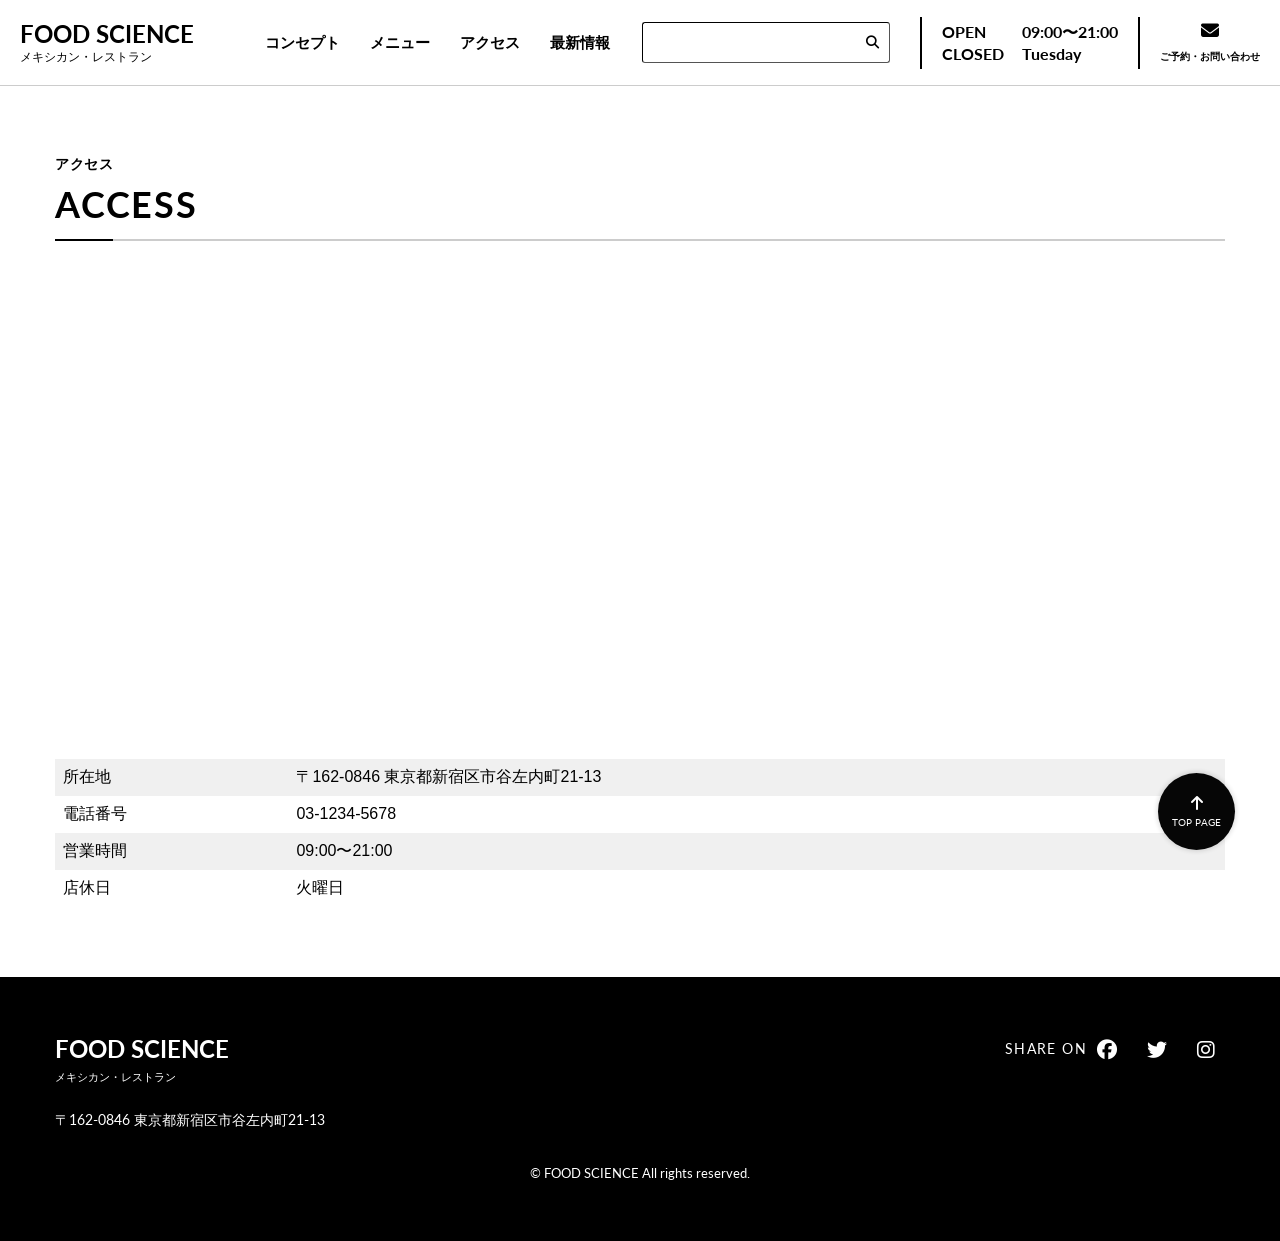
<file: food_science/access.html>
<!DOCTYPE html>
<html lang="ja">
<head>
  <meta charset="UTF-8">
  <meta name="viewport" content="width=device-width, user-scalable=no">
  <link rel="stylesheet" href="assets/css/app.css" type="text/css" />
  <link rel="stylesheet" href="https://cdnjs.cloudflare.com/ajax/libs/font-awesome/6.1.2/css/all.min.css" type="text/css" />
  <link href="https://fonts.googleapis.com/css2?family=Lato:wght@400;700&display=swap" rel="stylesheet">
  <script type="text/JavaScript" src="https://code.jquery.com/jquery-3.6.3.min.js"></script>
  <script type="text/JavaScript" src="assets/js/main.js"></script>
  <title>サンプルサイト</title>
</head>
<body>
  <header class="header">
    <div class="header_logo">
      <h1 class="logo"><a href="#">FOOD SCIENCE<span>メキシカン・レストラン</span></a></h1>
    </div>

    <div class="header_nav">
      <div class="header_menu js-menu-icon"><span></span></div>
      <div class="gnav js-menu">
        <ul>
          <li><a href="concept.html">コンセプト</a></li>
          <li><a href="food.html">メニュー</a></li>
          <li><a href="access.html">アクセス</a></li>
          <li><a href="category.html">最新情報</a></li>
        </ul>

        <div class="header_info">
          <form class="header_search">
            <input type="text" aria-label="Search">
            <button type="submit"><i class="fas fa-search"></i></button>
          </form>

          <div class="header_contact">
            <div class="header_time">
              <dl>
                <dt>OPEN</dt>
                <dd>09:00〜21:00</dd>
              </dl>
              <dl>
                <dt>CLOSED</dt>
                <dd>Tuesday</dd>
              </dl>
            </div>
            <p>
              <a href="#"><i class="fa-solid fa-envelope"></i><span>ご予約・お問い合わせ</span></a>
            </p>
          </div>
        </div>
      </div>
    </div>
  </header>

  <main>
    <section class="section">
      <div class="section_inner">
        <div class="section_header">
          <h2 class="heading heading-primary"><span>アクセス</span>ACCESS</h2>
        </div>

        <div class="section_body">
          <div class="content">

            <iframe src="https://www.google.com/maps/embed?pb=!1m18!1m12!1m3!1d3240.3316555639412!2d139.73344131551892!3d35.693455336908414!2m3!1f0!2f0!3f0!3m2!1i1024!2i768!4f13.1!3m3!1m2!1s0x60188c5e40fd8ca9%3A0xe4e83101398f38cf!2z44CSMTYyLTA4NDYg5p2x5Lqs6YO95paw5a6_5Yy65biC6LC35bem5YaF55S677yS77yR4oiS77yR77yTIOaKgOihk-ipleirluekvg!5e0!3m2!1sja!2sjp!4v1678004817731!5m2!1sja!2sjp" width="600" height="450" style="border:0;" allowfullscreen="" loading="lazy" referrerpolicy="no-referrer-when-downgrade"></iframe>

            <div class="is-style-stripes">
            <table>
              <tbody>
                <tr>
                  <td>所在地</td>
                  <td>〒162-0846 東京都新宿区市谷左内町21-13</td>
                </tr>
                <tr>
                  <td>電話番号</td>
                  <td>03-1234-5678</td>
                </tr>
                <tr>
                  <td>営業時間</td>
                  <td>09:00〜21:00</td>
                </tr>
                <tr>
                  <td>店休日</td>
                  <td>火曜日</td>
                </tr>
              </tbody>
            </table>
            </div>

          </div>
        </div>
      </div>
    </section>
  </main>

  <footer class="footer">
    <div class="footer_inner">
      <div class="footer_info">
        <div class="footer_logo">
          <h3 class="logo logo-white"><a href="">FOOD SCIENCE<span>メキシカン・レストラン</span></a></h3>
        </div>
        <div class="footer_text">
          <p>〒162-0846 東京都新宿区市谷左内町21-13</p>
        </div>
      </div>
      <section class="footer_sns">
        <h3>SHARE ON</h3>
        <ul>
          <li><a href="#"><i class="fab fa-facebook"></i></a></li>
          <li><a href="#"><i class="fab fa-twitter"></i></a></li>
          <li><a href="#"><i class="fa-brands fa-instagram"></i></a></li>
        </ul>
      </section>
      <div class="footer_copyright">
        <small>&copy; FOOD SCIENCE All rights reserved.</small>
      </div>
    </div>
  </footer>

  <div class="pageTop js-toTop">
    <a href="#"><i class="fas fa-arrow-up"></i><span>TOP PAGE</span></a>
  </div>

</body>

</html>
</file>
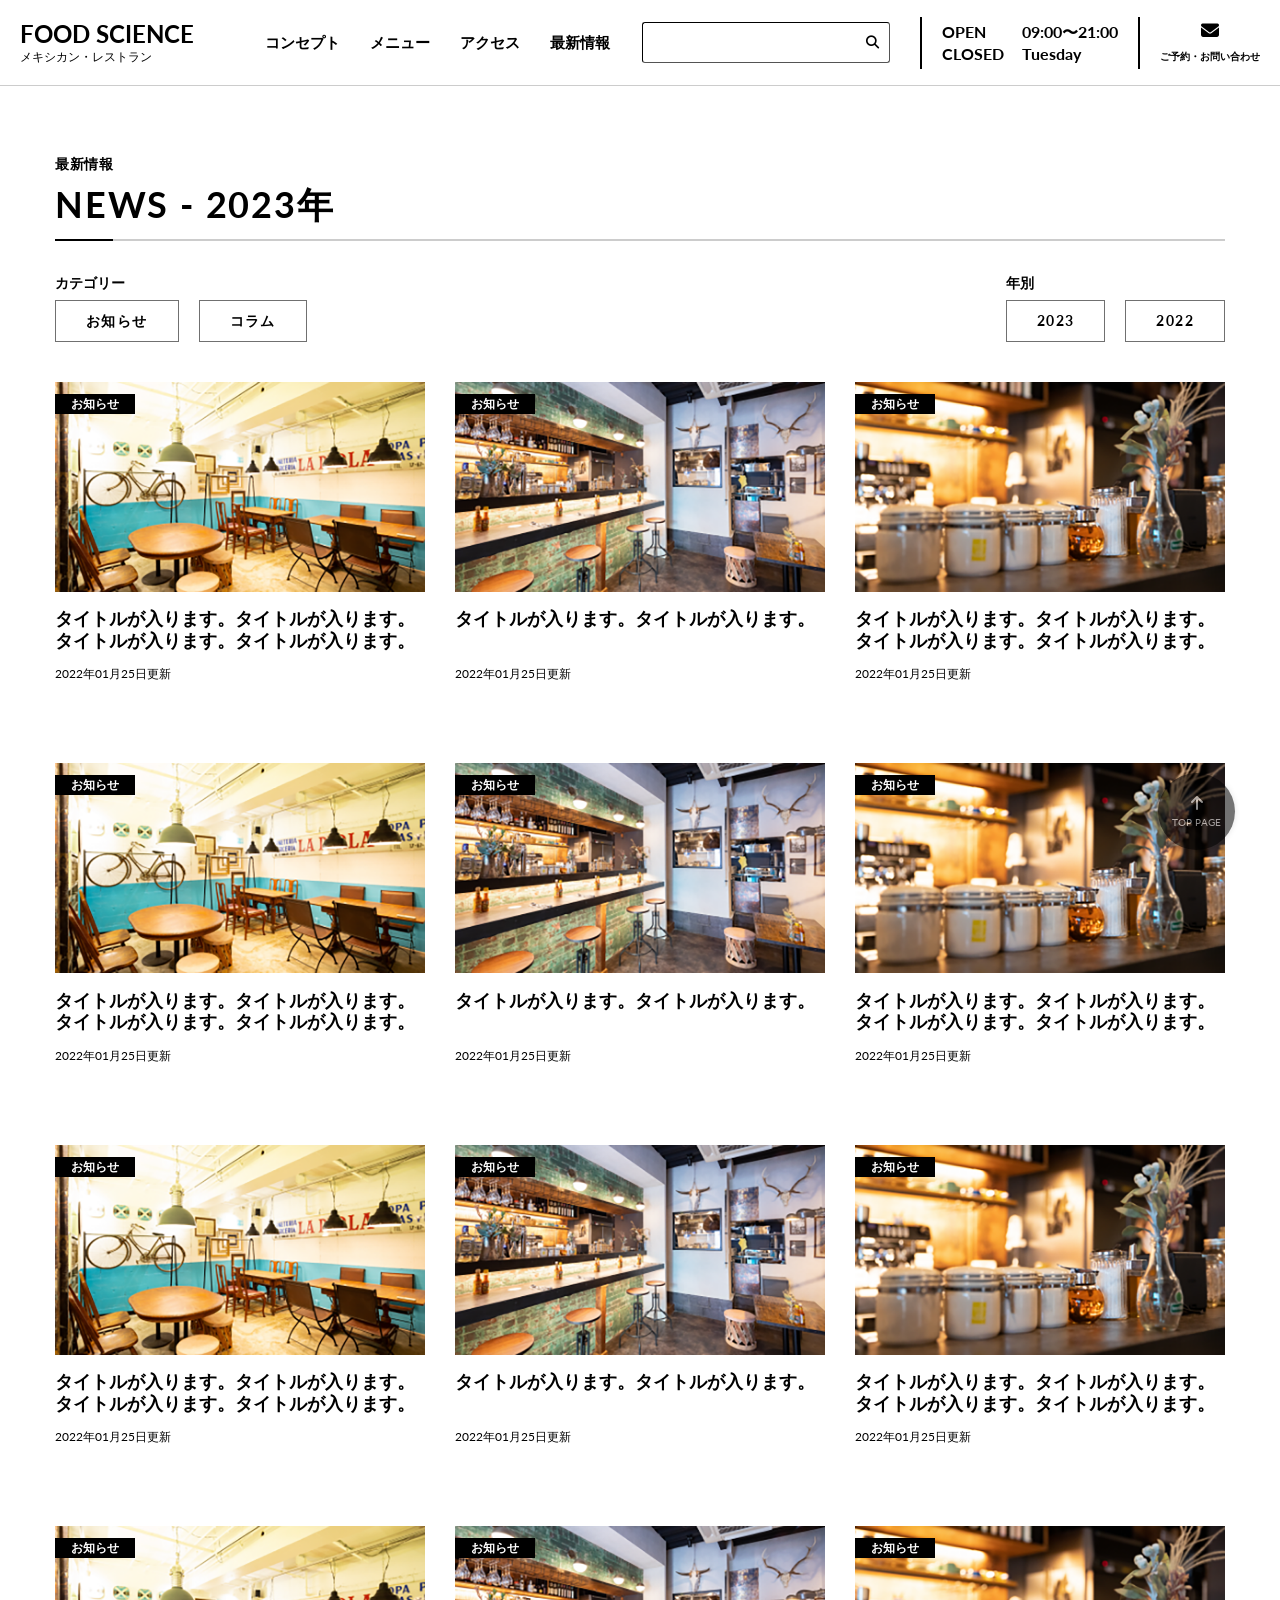
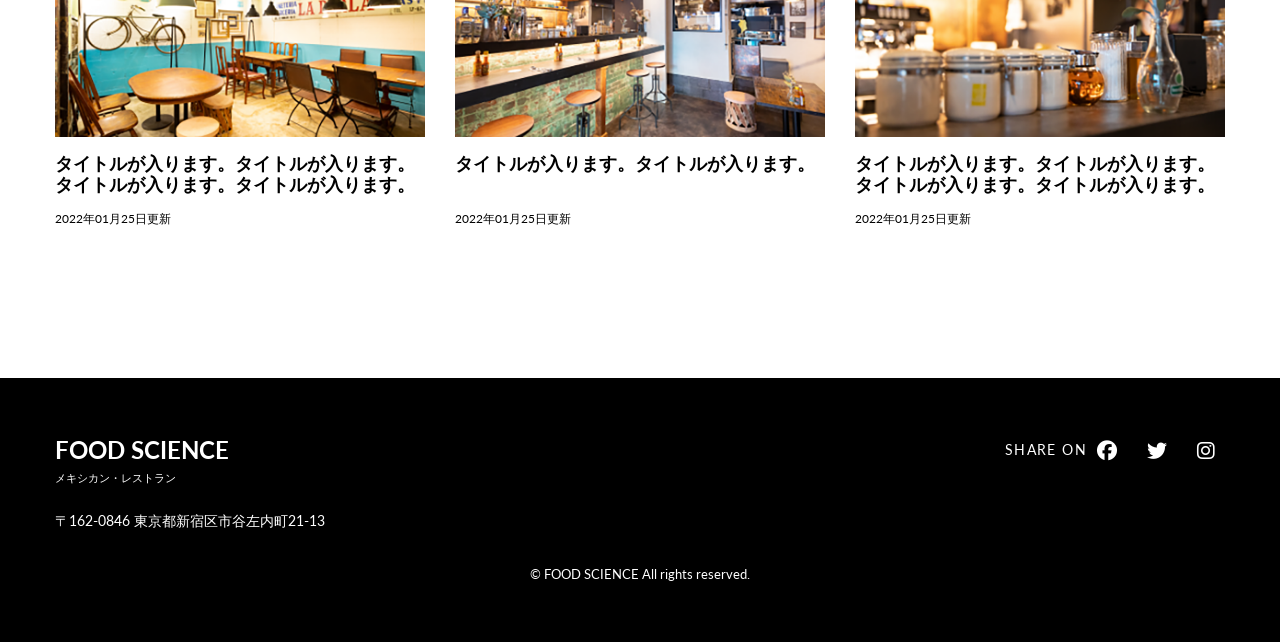
<file: food_science/date.html>
<!DOCTYPE html>
<html lang="ja">
<head>
  <meta charset="UTF-8">
  <meta name="viewport" content="width=device-width, user-scalable=no">
  <link rel="stylesheet" href="assets/css/app.css" type="text/css" />
  <link rel="stylesheet" href="https://cdnjs.cloudflare.com/ajax/libs/font-awesome/6.1.2/css/all.min.css" type="text/css" />
  <link href="https://fonts.googleapis.com/css2?family=Lato:wght@400;700&display=swap" rel="stylesheet">
  <script type="text/JavaScript" src="https://code.jquery.com/jquery-3.6.3.min.js"></script>
  <script type="text/JavaScript" src="assets/js/main.js"></script>
  <title>サンプルサイト</title>
</head>
<body>
  <header class="header">
    <div class="header_logo">
      <h1 class="logo"><a href="#">FOOD SCIENCE<span>メキシカン・レストラン</span></a></h1>
    </div>

    <div class="header_nav">
      <div class="header_menu js-menu-icon"><span></span></div>
      <div class="gnav js-menu">
        <ul>
          <li><a href="concept.html">コンセプト</a></li>
          <li><a href="food.html">メニュー</a></li>
          <li><a href="access.html">アクセス</a></li>
          <li><a href="category.html">最新情報</a></li>
        </ul>

        <div class="header_info">
          <form class="header_search">
            <input type="text" aria-label="Search">
            <button type="submit"><i class="fas fa-search"></i></button>
          </form>

          <div class="header_contact">
            <div class="header_time">
              <dl>
                <dt>OPEN</dt>
                <dd>09:00〜21:00</dd>
              </dl>
              <dl>
                <dt>CLOSED</dt>
                <dd>Tuesday</dd>
              </dl>
            </div>
            <p>
              <a href="#"><i class="fa-solid fa-envelope"></i><span>ご予約・お問い合わせ</span></a>
            </p>
          </div>
        </div>
      </div>
    </div>
  </header>

  <main>
    <section class="section">
      <div class="section_inner">
        <div class="section_header">
          <h1 class="heading heading-primary"><span>最新情報</span>NEWS - 2023年</h1>
        </div>

        <div class="archive">
          <div class="archive_category">
            <h2 class="archive_title">カテゴリー</h2>
            <ul class="archive_list">
              <li><a href="#">お知らせ</a></li>
              <li><a href="#">コラム</a></li>
            </ul>
          </div>

          <div class="archive_yealy">
            <h2 class="archive_title">年別</h2>
            <ul class="archive_list">
              <li class="is-active"><a href='#'>2023</a></li>
              <li><a href='#'>2022</a></li>
            </ul>
          </div>
        </div>

        <div class="section_body">
            <div class="cardList">

              <section class="cardList_item">
                <a href="#" class="card">
                  <div class="card_label"><span class="label label-black">お知らせ</span></div>
                  <div class="card_pic">
                    <img src="assets/img/home/news_img01@2x.png" alt="">
                  </div>
                  <div class="card_body">
                    <h2 class="card_title">タイトルが入ります。タイトルが入ります。タイトルが入ります。タイトルが入ります。</h2>
                    <time datetime="2022-01-25">2022年01月25日更新</time>
                  </div>
                </a>
              </section>

              <section class="cardList_item">
                <a href="#" class="card">
                  <div class="card_label"><span class="label label-black">お知らせ</span></div>
                  <div class="card_pic">
                    <img src="assets/img/home/news_img02@2x.png" alt="">
                  </div>
                  <div class="card_body">
                    <h2 class="card_title">タイトルが入ります。タイトルが入ります。</h2>
                    <time datetime="2022-01-25">2022年01月25日更新</time>
                  </div>
                </a>
              </section>

              <section class="cardList_item">
                <a href="#" class="card">
                  <div class="card_label"><span class="label label-black">お知らせ</span></div>
                  <div class="card_pic">
                    <img src="assets/img/home/news_img03@2x.png" alt="">
                  </div>
                  <div class="card_body">
                    <h2 class="card_title">タイトルが入ります。タイトルが入ります。タイトルが入ります。タイトルが入ります。</h2>
                    <time datetime="2022-01-25">2022年01月25日更新</time>
                  </div>
                </a>
              </section>

              <section class="cardList_item">
                <a href="#" class="card">
                  <div class="card_label"><span class="label label-black">お知らせ</span></div>
                  <div class="card_pic">
                    <img src="assets/img/home/news_img01@2x.png" alt="">
                  </div>
                  <div class="card_body">
                    <h2 class="card_title">タイトルが入ります。タイトルが入ります。タイトルが入ります。タイトルが入ります。</h2>
                    <time datetime="2022-01-25">2022年01月25日更新</time>
                  </div>
                </a>
              </section>

              <section class="cardList_item">
                <a href="#" class="card">
                  <div class="card_label"><span class="label label-black">お知らせ</span></div>
                  <div class="card_pic">
                    <img src="assets/img/home/news_img02@2x.png" alt="">
                  </div>
                  <div class="card_body">
                    <h2 class="card_title">タイトルが入ります。タイトルが入ります。</h2>
                    <time datetime="2022-01-25">2022年01月25日更新</time>
                  </div>
                </a>
              </section>

              <section class="cardList_item">
                <a href="#" class="card">
                  <div class="card_label"><span class="label label-black">お知らせ</span></div>
                  <div class="card_pic">
                    <img src="assets/img/home/news_img03@2x.png" alt="">
                  </div>
                  <div class="card_body">
                    <h2 class="card_title">タイトルが入ります。タイトルが入ります。タイトルが入ります。タイトルが入ります。</h2>
                    <time datetime="2022-01-25">2022年01月25日更新</time>
                  </div>
                </a>
              </section>

              <section class="cardList_item">
                <a href="#" class="card">
                  <div class="card_label"><span class="label label-black">お知らせ</span></div>
                  <div class="card_pic">
                    <img src="assets/img/home/news_img01@2x.png" alt="">
                  </div>
                  <div class="card_body">
                    <h2 class="card_title">タイトルが入ります。タイトルが入ります。タイトルが入ります。タイトルが入ります。</h2>
                    <time datetime="2022-01-25">2022年01月25日更新</time>
                  </div>
                </a>
              </section>

              <section class="cardList_item">
                <a href="#" class="card">
                  <div class="card_label"><span class="label label-black">お知らせ</span></div>
                  <div class="card_pic">
                    <img src="assets/img/home/news_img02@2x.png" alt="">
                  </div>
                  <div class="card_body">
                    <h2 class="card_title">タイトルが入ります。タイトルが入ります。</h2>
                    <time datetime="2022-01-25">2022年01月25日更新</time>
                  </div>
                </a>
              </section>

              <section class="cardList_item">
                <a href="#" class="card">
                  <div class="card_label"><span class="label label-black">お知らせ</span></div>
                  <div class="card_pic">
                    <img src="assets/img/home/news_img03@2x.png" alt="">
                  </div>
                  <div class="card_body">
                    <h2 class="card_title">タイトルが入ります。タイトルが入ります。タイトルが入ります。タイトルが入ります。</h2>
                    <time datetime="2022-01-25">2022年01月25日更新</time>
                  </div>
                </a>
              </section>

              <section class="cardList_item">
                <a href="#" class="card">
                  <div class="card_label"><span class="label label-black">お知らせ</span></div>
                  <div class="card_pic">
                    <img src="assets/img/home/news_img01@2x.png" alt="">
                  </div>
                  <div class="card_body">
                    <h2 class="card_title">タイトルが入ります。タイトルが入ります。タイトルが入ります。タイトルが入ります。</h2>
                    <time datetime="2022-01-25">2022年01月25日更新</time>
                  </div>
                </a>
              </section>

              <section class="cardList_item">
                <a href="#" class="card">
                  <div class="card_label"><span class="label label-black">お知らせ</span></div>
                  <div class="card_pic">
                    <img src="assets/img/home/news_img02@2x.png" alt="">
                  </div>
                  <div class="card_body">
                    <h2 class="card_title">タイトルが入ります。タイトルが入ります。</h2>
                    <time datetime="2022-01-25">2022年01月25日更新</time>
                  </div>
                </a>
              </section>

              <section class="cardList_item">
                <a href="#" class="card">
                  <div class="card_label"><span class="label label-black">お知らせ</span></div>
                  <div class="card_pic">
                    <img src="assets/img/home/news_img03@2x.png" alt="">
                  </div>
                  <div class="card_body">
                    <h2 class="card_title">タイトルが入ります。タイトルが入ります。タイトルが入ります。タイトルが入ります。</h2>
                    <time datetime="2022-01-25">2022年01月25日更新</time>
                  </div>
                </a>
              </section>

            </div>
          </div>

      </div>
    </section>
  </main>

  <footer class="footer">
    <div class="footer_inner">
      <div class="footer_info">
        <div class="footer_logo">
          <h3 class="logo logo-white"><a href="">FOOD SCIENCE<span>メキシカン・レストラン</span></a></h3>
        </div>
        <div class="footer_text">
          <p>〒162-0846 東京都新宿区市谷左内町21-13</p>
        </div>
      </div>
      <section class="footer_sns">
        <h3>SHARE ON</h3>
        <ul>
          <li><a href="#"><i class="fab fa-facebook"></i></a></li>
          <li><a href="#"><i class="fab fa-twitter"></i></a></li>
          <li><a href="#"><i class="fa-brands fa-instagram"></i></a></li>
        </ul>
      </section>
      <div class="footer_copyright">
        <small>&copy; FOOD SCIENCE All rights reserved.</small>
      </div>
    </div>
  </footer>

  <div class="pageTop js-toTop">
    <a href="#"><i class="fas fa-arrow-up"></i><span>TOP PAGE</span></a>
  </div>

</body>

</html>
</file>
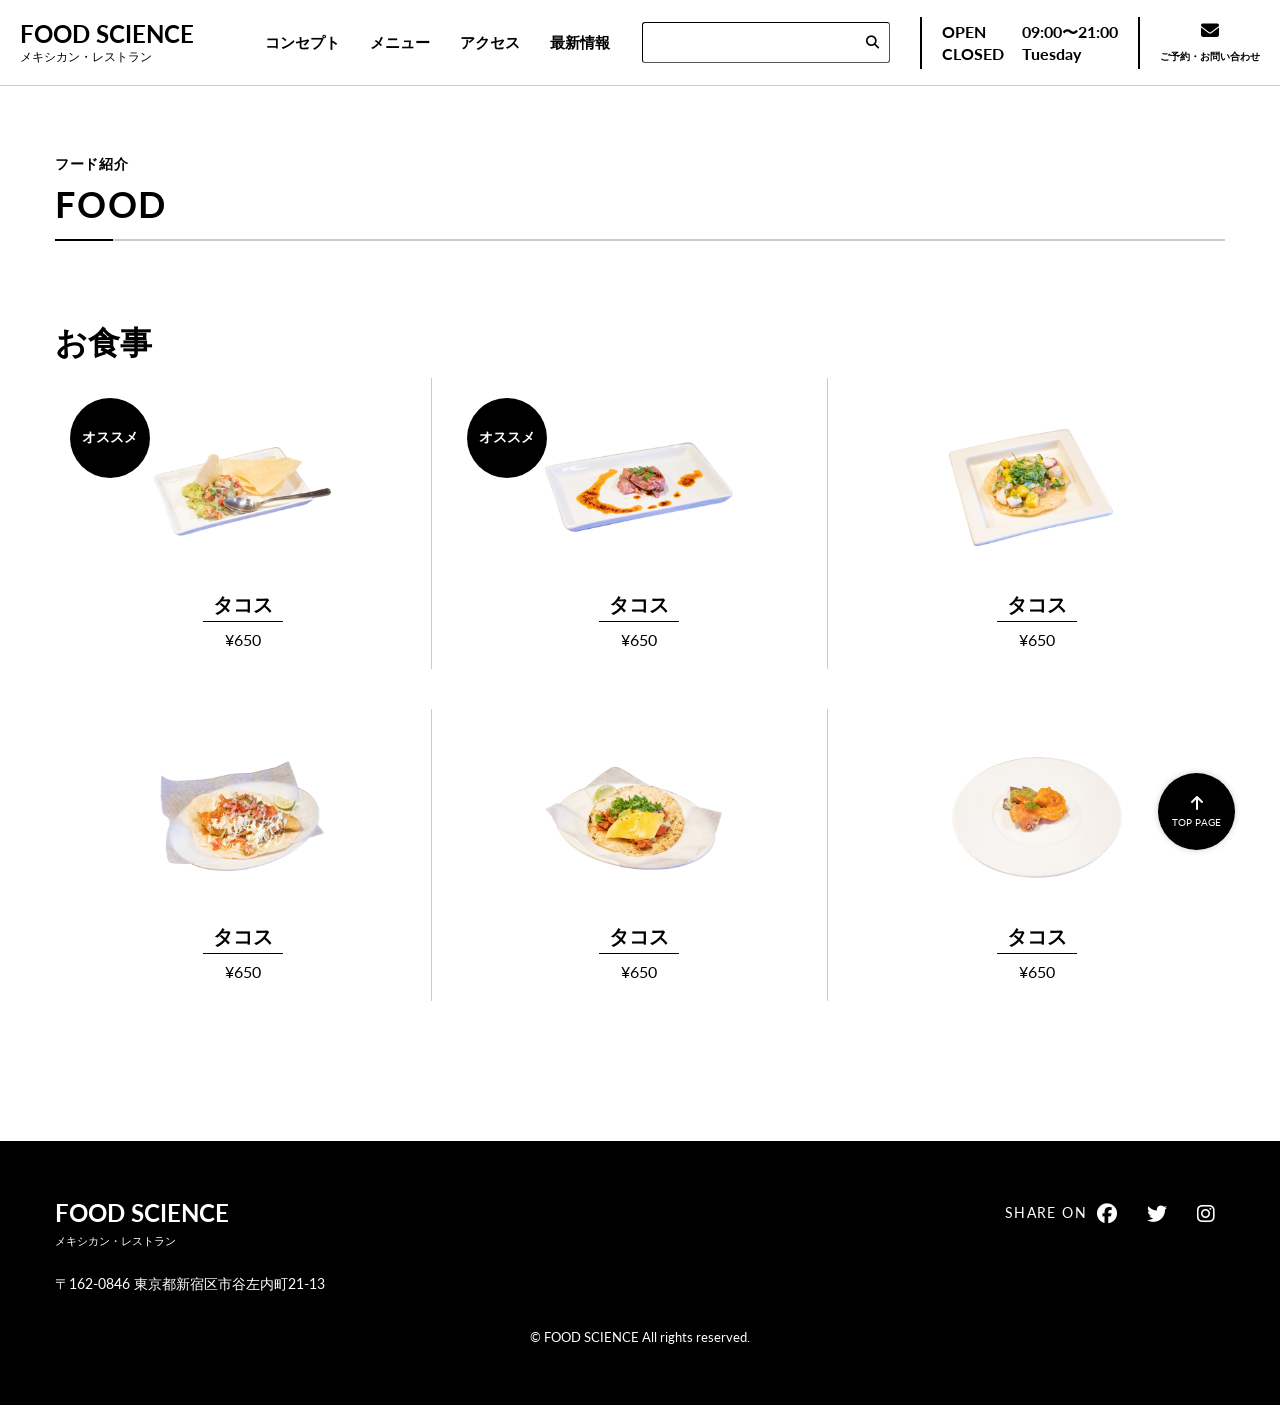
<file: food_science/food-menu.html>
<!DOCTYPE html>
<html lang="ja">
<head>
  <meta charset="UTF-8">
  <meta name="viewport" content="width=device-width, user-scalable=no">
  <link rel="stylesheet" href="assets/css/app.css" type="text/css" />
  <link rel="stylesheet" href="https://cdnjs.cloudflare.com/ajax/libs/font-awesome/6.1.2/css/all.min.css" type="text/css" />
  <link href="https://fonts.googleapis.com/css2?family=Lato:wght@400;700&display=swap" rel="stylesheet">
  <script type="text/JavaScript" src="https://code.jquery.com/jquery-3.6.3.min.js"></script>
  <script type="text/JavaScript" src="assets/js/main.js"></script>
  <title>サンプルサイト</title>
</head>
<body>
  <header class="header">
    <div class="header_logo">
      <h1 class="logo"><a href="#">FOOD SCIENCE<span>メキシカン・レストラン</span></a></h1>
    </div>

    <div class="header_nav">
      <div class="header_menu js-menu-icon"><span></span></div>
      <div class="gnav js-menu">
        <ul>
          <li><a href="concept.html">コンセプト</a></li>
          <li><a href="food.html">メニュー</a></li>
          <li><a href="access.html">アクセス</a></li>
          <li><a href="category.html">最新情報</a></li>
        </ul>

        <div class="header_info">
          <form class="header_search">
            <input type="text" aria-label="Search">
            <button type="submit"><i class="fas fa-search"></i></button>
          </form>

          <div class="header_contact">
            <div class="header_time">
              <dl>
                <dt>OPEN</dt>
                <dd>09:00〜21:00</dd>
              </dl>
              <dl>
                <dt>CLOSED</dt>
                <dd>Tuesday</dd>
              </dl>
            </div>
            <p>
              <a href="#"><i class="fa-solid fa-envelope"></i><span>ご予約・お問い合わせ</span></a>
            </p>
          </div>
        </div>
      </div>
    </div>
  </header>

  <main>
    <section class="section section-foodList">
      <div class="section_inner">
        <div class="section_header">
          <h2 class="heading heading-primary"><span>フード紹介</span>FOOD</h2>
        </div>

        <section class="section_body">
          <h3 class="heading heading-secondary">お食事</h3>
          <ul class="foodList">
            <li class="foodList_item">
              <div class="foodCard">
                <a href="#">
                  <span class="foodCard_label">オススメ</span>
                  <div class="foodCard_pic">
                    <img src="assets/img/food/food_img01@2x.png" alt="">
                  </div>
                  <div class="foodCard_body">
                    <h4 class="foodCard_title">タコス</h4>
                    <p class="foodCard_price">¥650</p>
                  </div>
                </a>
              </div>
            </li>

            <li class="foodList_item">
              <div class="foodCard">
                <a href="#">
                  <span class="foodCard_label">オススメ</span>
                  <div class="foodCard_pic">
                    <img src="assets/img/food/food_img02@2x.png" alt="">
                  </div>
                  <div class="foodCard_body">
                    <h4 class="foodCard_title">タコス</h4>
                    <p class="foodCard_price">¥650</p>
                  </div>
                </a>
              </div>
            </li>

            <li class="foodList_item">
              <div class="foodCard">
                <a href="#">
                  <div class="foodCard_pic">
                    <img src="assets/img/food/food_img03@2x.png" alt="">
                  </div>
                  <div class="foodCard_body">
                    <h4 class="foodCard_title">タコス</h4>
                    <p class="foodCard_price">¥650</p>
                  </div>
                </a>
              </div>
            </li>

            <li class="foodList_item">
              <div class="foodCard">
                <a href="#">
                  <div class="foodCard_pic">
                    <img src="assets/img/food/food_img04@2x.png" alt="">
                  </div>
                  <div class="foodCard_body">
                    <h4 class="foodCard_title">タコス</h4>
                    <p class="foodCard_price">¥650</p>
                  </div>
                </a>
              </div>
            </li>

            <li class="foodList_item">
              <div class="foodCard">
                <a href="#">
                  <div class="foodCard_pic">
                    <img src="assets/img/food/food_img05@2x.png" alt="">
                  </div>
                  <div class="foodCard_body">
                    <h4 class="foodCard_title">タコス</h4>
                    <p class="foodCard_price">¥650</p>
                  </div>
                </a>
              </div>
            </li>

            <li class="foodList_item">
              <div class="foodCard">
                <a href="#">
                  <div class="foodCard_pic">
                    <img src="assets/img/food/food_img06@2x.png" alt="">
                  </div>
                  <div class="foodCard_body">
                    <h4 class="foodCard_title">タコス</h4>
                    <p class="foodCard_price">¥650</p>
                  </div>
                </a>
              </div>
            </li>
          </ul>
        </section>
      </div>
    </section>
  </main>

  <footer class="footer">
    <div class="footer_inner">
      <div class="footer_info">
        <div class="footer_logo">
          <h3 class="logo logo-white"><a href="">FOOD SCIENCE<span>メキシカン・レストラン</span></a></h3>
        </div>
        <div class="footer_text">
          <p>〒162-0846 東京都新宿区市谷左内町21-13</p>
        </div>
      </div>
      <section class="footer_sns">
        <h3>SHARE ON</h3>
        <ul>
          <li><a href="#"><i class="fab fa-facebook"></i></a></li>
          <li><a href="#"><i class="fab fa-twitter"></i></a></li>
          <li><a href="#"><i class="fa-brands fa-instagram"></i></a></li>
        </ul>
      </section>
      <div class="footer_copyright">
        <small>&copy; FOOD SCIENCE All rights reserved.</small>
      </div>
    </div>
  </footer>

  <div class="pageTop js-toTop">
    <a href="#"><i class="fas fa-arrow-up"></i><span>TOP PAGE</span></a>
  </div>

</body>

</html>
</file>
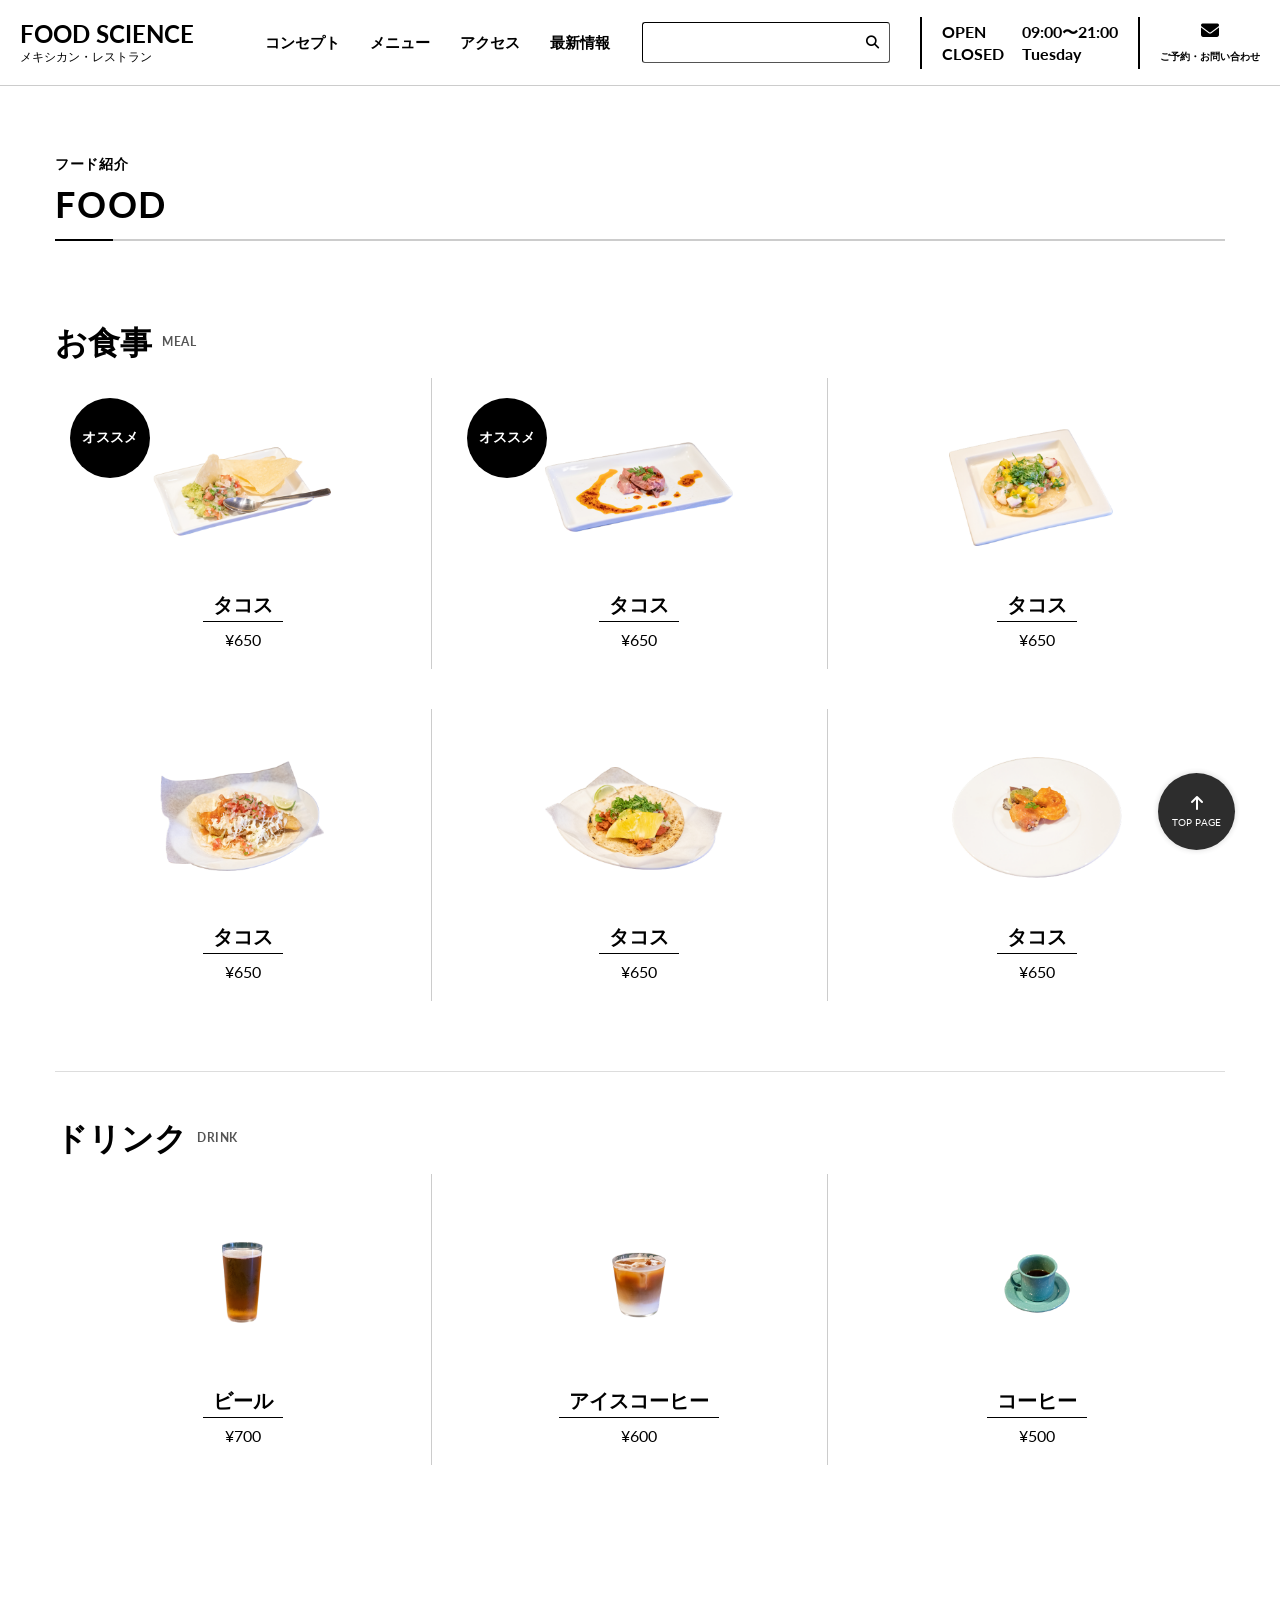
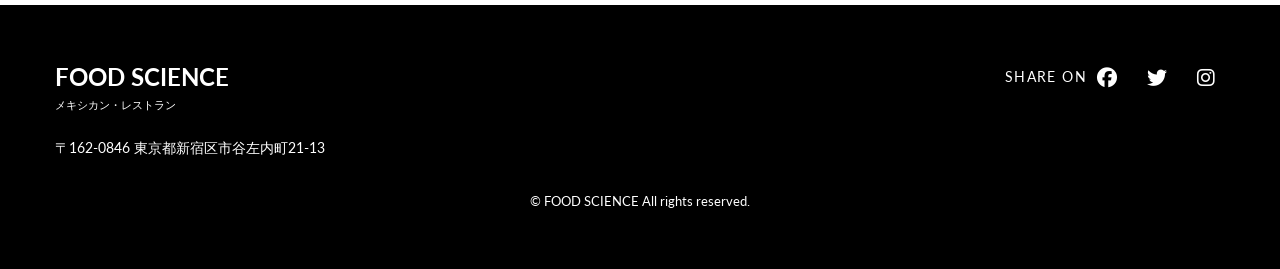
<file: food_science/food.html>
<!DOCTYPE html>
<html lang="ja">
<head>
  <meta charset="UTF-8">
  <meta name="viewport" content="width=device-width, user-scalable=no">
  <link rel="stylesheet" href="assets/css/app.css" type="text/css" />
  <link rel="stylesheet" href="https://cdnjs.cloudflare.com/ajax/libs/font-awesome/6.1.2/css/all.min.css" type="text/css" />
  <link href="https://fonts.googleapis.com/css2?family=Lato:wght@400;700&display=swap" rel="stylesheet">
  <script type="text/JavaScript" src="https://code.jquery.com/jquery-3.6.3.min.js"></script>
  <script type="text/JavaScript" src="assets/js/main.js"></script>
  <title>サンプルサイト</title>
</head>
<body>
  <header class="header">
    <div class="header_logo">
      <h1 class="logo"><a href="#">FOOD SCIENCE<span>メキシカン・レストラン</span></a></h1>
    </div>

    <div class="header_nav">
      <div class="header_menu js-menu-icon"><span></span></div>
      <div class="gnav js-menu">
        <ul>
          <li><a href="concept.html">コンセプト</a></li>
          <li><a href="food.html">メニュー</a></li>
          <li><a href="access.html">アクセス</a></li>
          <li><a href="category.html">最新情報</a></li>
        </ul>

        <div class="header_info">
          <form class="header_search">
            <input type="text" aria-label="Search">
            <button type="submit"><i class="fas fa-search"></i></button>
          </form>

          <div class="header_contact">
            <div class="header_time">
              <dl>
                <dt>OPEN</dt>
                <dd>09:00〜21:00</dd>
              </dl>
              <dl>
                <dt>CLOSED</dt>
                <dd>Tuesday</dd>
              </dl>
            </div>
            <p>
              <a href="#"><i class="fa-solid fa-envelope"></i><span>ご予約・お問い合わせ</span></a>
            </p>
          </div>
        </div>
      </div>
    </div>
  </header>

  <main>
    <section class="section section-foodList">
      <div class="section_inner">
        <div class="section_header">
          <h2 class="heading heading-primary"><span>フード紹介</span>FOOD</h2>
        </div>

        <section class="section_body">
          <h3 class="heading heading-secondary">お食事<span>MEAL</span></h3>
          <ul class="foodList">
            <li class="foodList_item">
              <div class="foodCard">
                <a href="#">
                  <span class="foodCard_label">オススメ</span>
                  <div class="foodCard_pic">
                    <img src="assets/img/food/food_img01@2x.png" alt="">
                  </div>
                  <div class="foodCard_body">
                    <h4 class="foodCard_title">タコス</h4>
                    <p class="foodCard_price">¥650</p>
                  </div>
                </a>
              </div>
            </li>

            <li class="foodList_item">
              <div class="foodCard">
                <a href="#">
                  <span class="foodCard_label">オススメ</span>
                  <div class="foodCard_pic">
                    <img src="assets/img/food/food_img02@2x.png" alt="">
                  </div>
                  <div class="foodCard_body">
                    <h4 class="foodCard_title">タコス</h4>
                    <p class="foodCard_price">¥650</p>
                  </div>
                </a>
              </div>
            </li>

            <li class="foodList_item">
              <div class="foodCard">
                <a href="#">
                  <div class="foodCard_pic">
                    <img src="assets/img/food/food_img03@2x.png" alt="">
                  </div>
                  <div class="foodCard_body">
                    <h4 class="foodCard_title">タコス</h4>
                    <p class="foodCard_price">¥650</p>
                  </div>
                </a>
              </div>
            </li>

            <li class="foodList_item">
              <div class="foodCard">
                <a href="#">
                  <div class="foodCard_pic">
                    <img src="assets/img/food/food_img04@2x.png" alt="">
                  </div>
                  <div class="foodCard_body">
                    <h4 class="foodCard_title">タコス</h4>
                    <p class="foodCard_price">¥650</p>
                  </div>
                </a>
              </div>
            </li>

            <li class="foodList_item">
              <div class="foodCard">
                <a href="#">
                  <div class="foodCard_pic">
                    <img src="assets/img/food/food_img05@2x.png" alt="">
                  </div>
                  <div class="foodCard_body">
                    <h4 class="foodCard_title">タコス</h4>
                    <p class="foodCard_price">¥650</p>
                  </div>
                </a>
              </div>
            </li>

            <li class="foodList_item">
              <div class="foodCard">
                <a href="#">
                  <div class="foodCard_pic">
                    <img src="assets/img/food/food_img06@2x.png" alt="">
                  </div>
                  <div class="foodCard_body">
                    <h4 class="foodCard_title">タコス</h4>
                    <p class="foodCard_price">¥650</p>
                  </div>
                </a>
              </div>
            </li>
          </ul>
        </section>

        <section class="section_body">
          <h3 class="heading heading-secondary">ドリンク<span>DRINK</span></h3>
          <ul class="foodList">
            <li class="foodList_item">
              <div class="foodCard">
                <a href="#">
                  <div class="foodCard_pic">
                    <img src="assets/img/food/drink_img01@2x.png" alt="">
                  </div>
                  <div class="foodCard_body">
                    <h4 class="foodCard_title">ビール</h4>
                    <p class="foodCard_price">¥700</p>
                  </div>
                </a>
              </div>
            </li>

            <li class="foodList_item">
              <div class="foodCard">
                <a href="#">
                  <div class="foodCard_pic">
                    <img src="assets/img/food/drink_img02@2x.png" alt="">
                  </div>
                  <div class="foodCard_body">
                    <h4 class="foodCard_title">アイスコーヒー</h4>
                    <p class="foodCard_price">¥600</p>
                  </div>
                </a>
              </div>
            </li>

            <li class="foodList_item">
              <div class="foodCard">
                <a href="#">
                  <div class="foodCard_pic">
                    <img src="assets/img/food/drink_img03@2x.png" alt="">
                  </div>
                  <div class="foodCard_body">
                    <h4 class="foodCard_title">コーヒー</h4>
                    <p class="foodCard_price">¥500</p>
                  </div>
                </a>
              </div>
            </li>
          </ul>
        </section>
      </div>
    </section>
  </main>

  <footer class="footer">
    <div class="footer_inner">
      <div class="footer_info">
        <div class="footer_logo">
          <h3 class="logo logo-white"><a href="">FOOD SCIENCE<span>メキシカン・レストラン</span></a></h3>
        </div>
        <div class="footer_text">
          <p>〒162-0846 東京都新宿区市谷左内町21-13</p>
        </div>
      </div>
      <section class="footer_sns">
        <h3>SHARE ON</h3>
        <ul>
          <li><a href="#"><i class="fab fa-facebook"></i></a></li>
          <li><a href="#"><i class="fab fa-twitter"></i></a></li>
          <li><a href="#"><i class="fa-brands fa-instagram"></i></a></li>
        </ul>
      </section>
      <div class="footer_copyright">
        <small>&copy; FOOD SCIENCE All rights reserved.</small>
      </div>
    </div>
  </footer>

  <div class="pageTop js-toTop">
    <a href="#"><i class="fas fa-arrow-up"></i><span>TOP PAGE</span></a>
  </div>

</body>

</html>
</file>
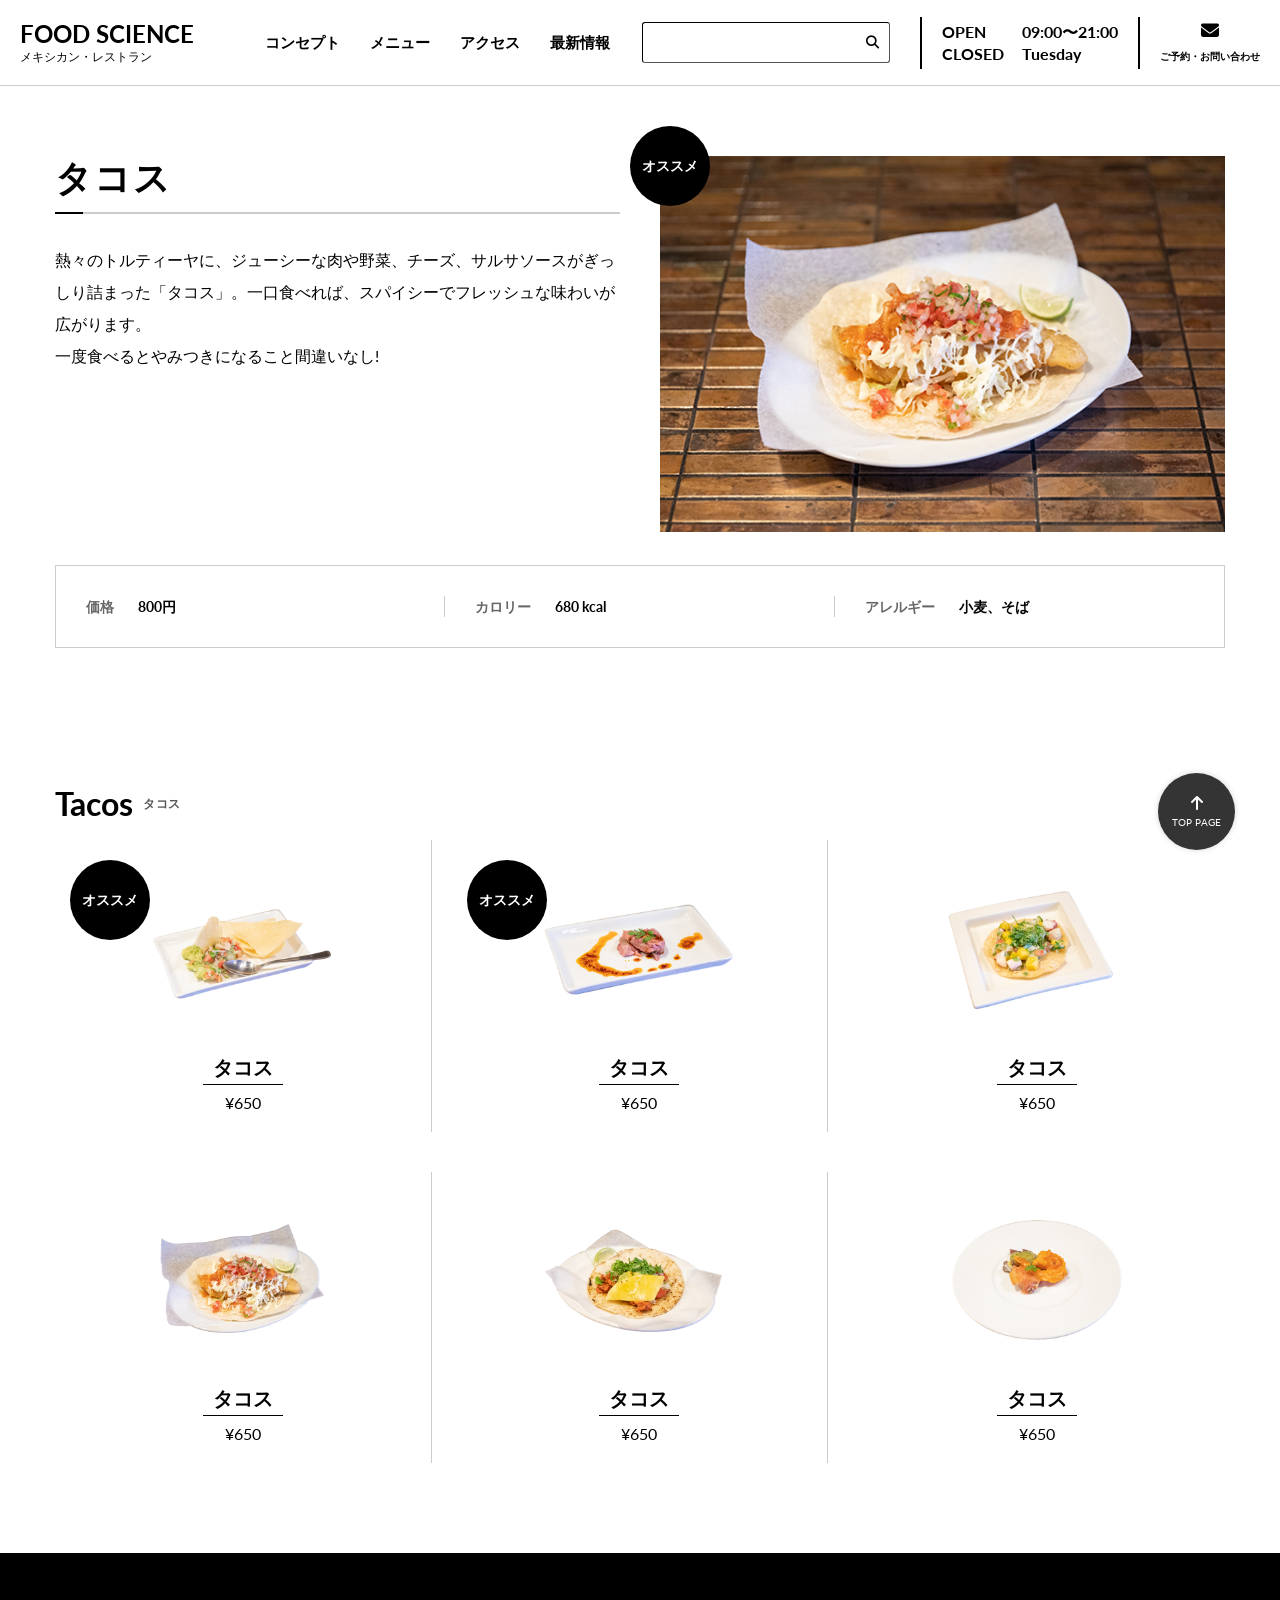
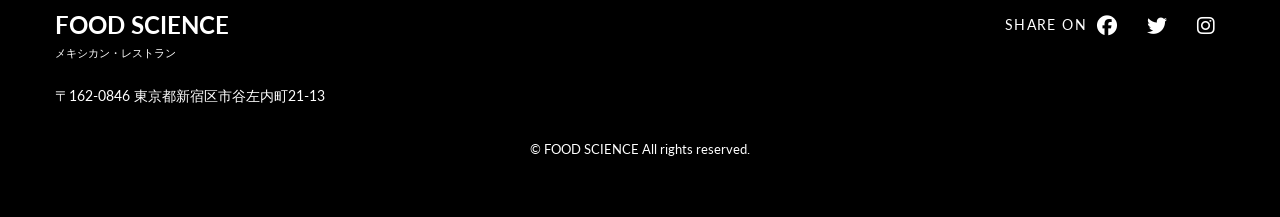
<file: food_science/single-food.html>
<!DOCTYPE html>
<html lang="ja">
<head>
  <meta charset="UTF-8">
  <meta name="viewport" content="width=device-width, user-scalable=no">
  <link rel="stylesheet" href="assets/css/app.css" type="text/css" />
  <link rel="stylesheet" href="https://cdnjs.cloudflare.com/ajax/libs/font-awesome/6.1.2/css/all.min.css" type="text/css" />
  <link href="https://fonts.googleapis.com/css2?family=Lato:wght@400;700&display=swap" rel="stylesheet">
  <script type="text/JavaScript" src="https://code.jquery.com/jquery-3.6.3.min.js"></script>
  <script type="text/JavaScript" src="assets/js/main.js"></script>
  <title>サンプルサイト</title>
</head>
<body>
  <header class="header">
    <div class="header_logo">
      <h1 class="logo"><a href="#">FOOD SCIENCE<span>メキシカン・レストラン</span></a></h1>
    </div>

    <div class="header_nav">
      <div class="header_menu js-menu-icon"><span></span></div>
      <div class="gnav js-menu">
        <ul>
          <li><a href="concept.html">コンセプト</a></li>
          <li><a href="food.html">メニュー</a></li>
          <li><a href="access.html">アクセス</a></li>
          <li><a href="category.html">最新情報</a></li>
        </ul>

        <div class="header_info">
          <form class="header_search">
            <input type="text" aria-label="Search">
            <button type="submit"><i class="fas fa-search"></i></button>
          </form>

          <div class="header_contact">
            <div class="header_time">
              <dl>
                <dt>OPEN</dt>
                <dd>09:00〜21:00</dd>
              </dl>
              <dl>
                <dt>CLOSED</dt>
                <dd>Tuesday</dd>
              </dl>
            </div>
            <p>
              <a href="#"><i class="fa-solid fa-envelope"></i><span>ご予約・お問い合わせ</span></a>
            </p>
          </div>
        </div>
      </div>
    </div>
  </header>

  <main>
    <section class="section">
      <div class="section_inner">

        <div class="food">
          <div class="food_body">
            <div class="food_text">
              <h2 class="heading heading-primary">タコス</h2>
              <div class="food_content">
                <p>
                  熱々のトルティーヤに、ジューシーな肉や野菜、チーズ、サルサソースがぎっしり詰まった「タコス」。一口食べれば、スパイシーでフレッシュな味わいが広がります。<br>
                  一度食べるとやみつきになること間違いなし!
                </p>
              </div>
            </div>
            <div class="food_pic">
              <span class="food_label">オススメ</span>
              <img src="assets/img/food/tasco@2x.png" alt="tasco">
            </div>
          </div>

          <ul class="food_list">
            <li class="food_item">
              <span class="food_itemLabel">価格</span>
              <span class="food_itemData">800円</span>
            </li>
            <li class="food_item">
              <span class="food_itemLabel">カロリー</span>
              <span class="food_itemData">680 kcal</span>
            </li>
            <li class="food_item">
              <span class="food_itemLabel">アレルギー</span>
              <span class="food_itemData">小麦、そば</span>
            </li>
          </ul>
        </div>

      </div>
    </section>

    <section class="section">
      <div class="section_inner">

        <h3 class="heading heading-secondary">Tacos<span>タコス</span></h3>

        <ul class="foodList">
            <li class="foodList_item">
                <div class="foodCard">
                  <a href="#">
                    <span class="foodCard_label">オススメ</span>
                    <div class="foodCard_pic">
                      <img src="assets/img/food/food_img01@2x.png" alt="">
                    </div>
                    <div class="foodCard_body">
                      <h4 class="foodCard_title">タコス</h4>
                      <p class="foodCard_price">¥650</p>
                    </div>
                  </a>
                </div>
              </li>

              <li class="foodList_item">
                <div class="foodCard">
                  <a href="#">
                    <span class="foodCard_label">オススメ</span>
                    <div class="foodCard_pic">
                      <img src="assets/img/food/food_img02@2x.png" alt="">
                    </div>
                    <div class="foodCard_body">
                      <h4 class="foodCard_title">タコス</h4>
                      <p class="foodCard_price">¥650</p>
                    </div>
                  </a>
                </div>
              </li>

              <li class="foodList_item">
                <div class="foodCard">
                  <a href="#">
                    <div class="foodCard_pic">
                      <img src="assets/img/food/food_img03@2x.png" alt="">
                    </div>
                    <div class="foodCard_body">
                      <h4 class="foodCard_title">タコス</h4>
                      <p class="foodCard_price">¥650</p>
                    </div>
                  </a>
                </div>
              </li>

              <li class="foodList_item">
                <div class="foodCard">
                  <a href="#">
                    <div class="foodCard_pic">
                      <img src="assets/img/food/food_img04@2x.png" alt="">
                    </div>
                    <div class="foodCard_body">
                      <h4 class="foodCard_title">タコス</h4>
                      <p class="foodCard_price">¥650</p>
                    </div>
                  </a>
                </div>
              </li>

              <li class="foodList_item">
                <div class="foodCard">
                  <a href="#">
                    <div class="foodCard_pic">
                      <img src="assets/img/food/food_img05@2x.png" alt="">
                    </div>
                    <div class="foodCard_body">
                      <h4 class="foodCard_title">タコス</h4>
                      <p class="foodCard_price">¥650</p>
                    </div>
                  </a>
                </div>
              </li>

              <li class="foodList_item">
                <div class="foodCard">
                  <a href="#">
                    <div class="foodCard_pic">
                      <img src="assets/img/food/food_img06@2x.png" alt="">
                    </div>
                    <div class="foodCard_body">
                      <h4 class="foodCard_title">タコス</h4>
                      <p class="foodCard_price">¥650</p>
                    </div>
                  </a>
                </div>
              </li>
          </ul>
      </div>
    </section>
  </main>

  <footer class="footer">
    <div class="footer_inner">
      <div class="footer_info">
        <div class="footer_logo">
          <h3 class="logo logo-white"><a href="">FOOD SCIENCE<span>メキシカン・レストラン</span></a></h3>
        </div>
        <div class="footer_text">
          <p>〒162-0846 東京都新宿区市谷左内町21-13</p>
        </div>
      </div>
      <section class="footer_sns">
        <h3>SHARE ON</h3>
        <ul>
          <li><a href="#"><i class="fab fa-facebook"></i></a></li>
          <li><a href="#"><i class="fab fa-twitter"></i></a></li>
          <li><a href="#"><i class="fa-brands fa-instagram"></i></a></li>
        </ul>
      </section>
      <div class="footer_copyright">
        <small>&copy; FOOD SCIENCE All rights reserved.</small>
      </div>
    </div>
  </footer>

  <div class="pageTop js-toTop">
    <a href="#"><i class="fas fa-arrow-up"></i><span>TOP PAGE</span></a>
  </div>

</body>

</html>
</file>
<file: food_science/assets/css/app.css>
@charset "UTF-8";html{scroll-behavior:smooth}blockquote,body,code,dd,div,dl,dt,fieldset,figure,form,h1,h2,h3,h4,h5,h6,input,legend,li,ol,p,pre,td,textarea,th,ul{margin:0;padding:0}table{border-collapse:collapse;border-spacing:0}fieldset,img{border:0}address,caption,cite,code,dfn,em,strong,th,var{font-style:normal;font-weight:normal}ol,ul{list-style:none}ol li,ul li{list-style-position:inside}caption,th{text-align:left}h1,h2,h3,h4,h5,h6{font-size:100%;font-weight:normal}q:after,q:before{content:""}abbr,acronym{border:0;font-variant:normal}sup{vertical-align:text-top}sub{vertical-align:text-bottom}input,select,textarea{font-family:inherit;font-size:inherit;font-weight:inherit}input,select,textarea{*font-size:100%}legend{color:#000}#yui3-css-stamp.cssreset{display:none}*,:after,:before{-webkit-box-sizing:border-box;-o-box-sizing:border-box;-ms-box-sizing:border-box;box-sizing:border-box}strong{font-weight:bold}hr{height:0;margin:0;padding:0;border:0;border-top:1px solid #ccc}html{height:100%}body{background:#fff;font-family:"Lato","Yu Gothic Medium","游ゴシック Medium",YuGothic,"游ゴシック体","ヒラギノ角ゴ Pro W3","メイリオ",sans-serif;height:100%;padding-top:86px!important}@media only screen and (max-width:767px){body{padding-top:60px!important}}.header{position:fixed;z-index:10000;top:0;display:-webkit-box;display:-ms-flexbox;display:flex;-webkit-box-align:center;-ms-flex-align:center;align-items:center;width:100%;height:86px;-webkit-transition:all 0.3s;transition:all 0.3s;border-bottom:1px solid #ccc;background-color:#fff;-webkit-box-pack:justify;-ms-flex-pack:justify;justify-content:space-between}.header.is-active{background-color:#fff;-webkit-box-shadow:0 1px 5px rgba(0,0,0,0.15);box-shadow:0 1px 5px rgba(0,0,0,0.15)}.header .header_logo{max-width:250px;padding:0 20px}.header .header_logo img{width:100%;max-width:216px}.header .header_nav{width:calc(100% - 250px);display:-webkit-box;display:-ms-flexbox;display:flex;-webkit-box-pack:justify;-ms-flex-pack:justify;justify-content:space-between;-webkit-box-align:center;-ms-flex-align:center;align-items:center}.header .header_info{display:-webkit-box;display:-ms-flexbox;display:flex;-webkit-box-align:center;-ms-flex-align:center;align-items:center;-webkit-box-pack:end;-ms-flex-pack:end;justify-content:flex-end;margin-left:auto}.header .header_info .header_contact{display:-webkit-box;display:-ms-flexbox;display:flex;-webkit-box-sizing:border-box;box-sizing:border-box}.header .header_info .header_search{position:relative;display:-webkit-box;display:-ms-flexbox;display:flex;padding-right:30px}.header .header_info .header_search>input{width:100%;max-width:260px;padding:10px 35px 10px 15px;border-width:1px;border-color:#000;border-radius:3px}.header .header_info .header_search>button{margin-left:-30px;border:none;background-color:transparent}.header .header_info .header_time{-webkit-box-sizing:border-box;box-sizing:border-box;padding:5px 20px;border-right:2px solid #000;border-left:2px solid #000}.header .header_info .header_time dl{display:-webkit-box;display:-ms-flexbox;display:flex}.header .header_info .header_time dl dd,.header .header_info .header_time dl dt{font-weight:bold;font-size:16px}.header .header_info .header_time dl dt{width:80px}.header .header_info p{-webkit-box-sizing:border-box;box-sizing:border-box;padding:5px 20px}.header .header_info p>a{font-weight:bold;display:-webkit-box;display:-ms-flexbox;display:flex;-webkit-box-orient:vertical;-webkit-box-direction:normal;-ms-flex-direction:column;flex-direction:column;text-align:center;text-decoration:none;color:#000;font-size:10px}.header .header_info p>a i,.header .header_info p>a svg{margin-bottom:10px;font-size:18px}.header .header_info p>a:hover{opacity:0.8}.header .header_menu{display:none}@media only screen and (max-width:767px){.header{height:60px}.header .header_info{-webkit-box-orient:vertical;-webkit-box-direction:normal;-ms-flex-direction:column;flex-direction:column}.header .header_info .header_search{width:100%;display:-webkit-box;display:-ms-flexbox;display:flex;-webkit-box-pack:center;-ms-flex-pack:center;justify-content:center;padding:20px;-webkit-box-sizing:border-box;box-sizing:border-box}.header .header_info .header_search>input{width:100%;max-width:100%}.header .header_info .header_contact{display:-webkit-box;display:-ms-flexbox;display:flex;-webkit-box-pack:center;-ms-flex-pack:center;justify-content:center;-webkit-box-align:center;-ms-flex-align:center;align-items:center;width:100%;padding:0 20px;-webkit-box-sizing:border-box;box-sizing:border-box}.header .header_info .header_time{border-left:none;padding:5px 10px}.header .header_info .header_time dl{margin-bottom:5px}.header .header_info .header_time dl:last-child{margin-bottom:0}.header .header_info .header_time dl dd,.header .header_info .header_time dl dt{font-size:14px;line-height:1}.header .header_info .header_time dl dt{width:60px}.header .header_info p>a i,.header .header_info p>a svg{margin-bottom:5px;font-size:16px}.header .header_menu{line-height:3px;position:absolute;z-index:2001;top:15px;right:20px;display:block;width:25px;cursor:pointer;*zoom:1}.header .header_menu:after,.header .header_menu:before{content:" ";display:block;line-height:0}.header .header_menu:after{content:" ";display:block;clear:both}.header .header_menu span,.header .header_menu:after,.header .header_menu:before{display:block;height:2px;margin:5px 0;content:"";-webkit-transition:all 0.2s ease-in-out;transition:all 0.2s ease-in-out;background-color:#000}.header .header_menu.is-active{top:15px}.header .header_menu.is-active:before{-webkit-transform:translateY(7px) rotate(45deg);transform:translateY(7px) rotate(45deg)}.header .header_menu.is-active span{-webkit-transform:scale(0);transform:scale(0)}.header .header_menu.is-active:after{-webkit-transform:translateY(-8px) rotate(-45deg);transform:translateY(-8px) rotate(-45deg)}}body.admin-bar .header{top:32px}@media only screen and (max-width:767px){body.admin-bar .header{top:46px}}.footer{position:sticky;top:100vh;background-color:#000}.footer .footer_inner{padding:60px 15px;width:100%;max-width:1200px;margin:0 auto;display:-webkit-box;display:-ms-flexbox;display:flex;-ms-flex-wrap:wrap;flex-wrap:wrap;-webkit-box-align:start;-ms-flex-align:start;align-items:flex-start}.footer .footer_logo{display:-webkit-box;display:-ms-flexbox;display:flex;-webkit-box-orient:vertical;-webkit-box-direction:normal;-ms-flex-direction:column;flex-direction:column;margin-bottom:15px}.footer .footer_logo span{font-size:11px;color:#fff;padding:10px 0}.footer .footer_logo img{height:auto;max-width:100%}.footer .footer_text{color:#fff;font-size:14px;line-height:1.8}.footer .footer_info{width:50%}.footer .footer_sns{width:50%;display:-webkit-box;display:-ms-flexbox;display:flex;-webkit-box-align:center;-ms-flex-align:center;align-items:center;margin-left:auto;-webkit-box-pack:end;-ms-flex-pack:end;justify-content:flex-end}.footer .footer_sns h3{letter-spacing:0.1em;color:#fff;font-size:14px;line-height:1}.footer .footer_sns ul{display:-webkit-box;display:-ms-flexbox;display:flex;-webkit-box-align:center;-ms-flex-align:center;align-items:center}.footer .footer_sns ul li{color:#fff;padding:0 10px}@media screen and (max-width:768px){.footer .footer_sns ul li{margin-bottom:10px}}.footer .footer_sns ul li a{color:#fff;font-size:20px}.footer .footer_sns ul li:not(:last-child){margin-right:10px}.footer .footer_copyright{width:100%;margin-top:30px;text-align:center;color:#fff}@media only screen and (max-width:767px){.footer{padding:30px 15px;-webkit-box-orient:vertical;-webkit-box-direction:normal;-ms-flex-direction:column;flex-direction:column;-webkit-box-pack:justify;-ms-flex-pack:justify;justify-content:space-between;-webkit-box-align:center;-ms-flex-align:center;align-items:center}.footer .footer_logo{margin:0 auto 20px;text-align:center}.footer .footer_contact{width:100%;margin-bottom:20px}.footer .footer_nav{width:100%;margin-bottom:20px}.footer .footer_nav .footer_nav_list{-webkit-box-pack:start;-ms-flex-pack:start;justify-content:flex-start;margin-bottom:-10px}.footer .footer_sns{width:100%}}@media only screen and (max-width:767px){body.admin-bar main{padding-top:46px}}.section{scroll-margin-top:86px;padding:70px 0}.section.is-black{background-color:#000}.section .section_inner{width:100%;max-width:1200px;margin:0 auto;padding:0 15px}.section .section_header{position:relative;padding-bottom:20px}.section .section_header .section_headerBtn{position:absolute;top:36px;right:0}.section .section_desc{padding-bottom:30px}.section .section_desc p{font-weight:bold;font-size:16px}.section .section_body .section_pic{padding:30px 0}.section .section_body .section_text p{line-height:3;font-size:16px}.section.section-concept .section_inner{display:-webkit-box;display:-ms-flexbox;display:flex;-ms-flex-wrap:wrap;flex-wrap:wrap}.section.section-concept .section_inner .section_headerWrapper{width:50%}.section.section-concept .section_inner .section_pic{display:-webkit-box;display:-ms-flexbox;display:flex;-ms-flex-wrap:wrap;flex-wrap:wrap;margin:0 -10px;padding-top:0px}.section.section-concept .section_inner .section_pic>div{width:33.3333333333%;padding:0 10px;text-align:center}.section.section-concept .section_inner .section_pic>div img{height:auto;max-width:100%}.section.section-concept .section_inner .section_body{width:50%;padding-left:30px;padding-top:70px;display:-webkit-box;display:-ms-flexbox;display:flex;-webkit-box-orient:vertical;-webkit-box-direction:normal;-ms-flex-direction:column;flex-direction:column;-webkit-box-pack:justify;-ms-flex-pack:justify;justify-content:space-between}.section.section-concept .section_inner .section_body p{line-height:2}.section.section-concept .section_inner .section_btn{display:-webkit-box;display:-ms-flexbox;display:flex;-webkit-box-pack:end;-ms-flex-pack:end;justify-content:flex-end;width:100%}.section.section-info .section_inner{display:-webkit-box;display:-ms-flexbox;display:flex;-ms-flex-wrap:wrap;flex-wrap:wrap}.section.section-info .section_content{width:calc(50% - 10px);margin-right:20px}.section.section-info .section_pic{width:calc(50% - 10px);margin-right:0}.section.section-info .section_pic img{height:auto;max-width:100%}.section.section-access .section_inner{display:-webkit-box;display:-ms-flexbox;display:flex;-webkit-box-orient:vertical;-webkit-box-direction:reverse;-ms-flex-direction:column-reverse;flex-direction:column-reverse}.section.section-access .section_inner .section_pic{margin-bottom:20px}.section.section-access .section_inner .section_pic img{height:auto;max-width:100%}.section.section-access .section_inner .section_content{display:-webkit-box;display:-ms-flexbox;display:flex;width:100%}.section.section-access .section_inner .section_content .section_header{width:15%}.section.section-access .section_inner .section_content .section_body{width:85%;padding:0 20px}.section.section-access .section_inner .section_content .section_btn{width:100%;max-width:350px;margin:15px 0}.section.section-foodList .section_body{padding-top:50px;padding-bottom:50px;border-bottom:1px solid #ddd}.section.section-foodList .section_body:last-child{border-bottom:none}@media only screen and (max-width:767px){.section{padding:40px 0}.section.section-concept .section_inner{padding:0 15px}.section.section-concept .section_content{width:100%;margin:0 auto}.section.section-concept .section_header{padding-bottom:15px}.section.section-concept .section_picGroup{-webkit-box-pack:center;-ms-flex-pack:center;justify-content:center}.section.section-concept .section_body{width:100%;margin-right:0}.section.section-concept .section_text{font-size:14px}.section.section-info .section_inner{-webkit-box-orient:vertical;-webkit-box-direction:normal;-ms-flex-direction:column;flex-direction:column}.section.section-info .section_inner{display:-webkit-box;display:-ms-flexbox;display:flex;-ms-flex-wrap:wrap;flex-wrap:wrap}.section.section-info .section_content{width:100%;margin:0 auto 20px}.section.section-info .section_pic{width:100%;margin:0 auto 20px}.section.section-access .section_inner .section_content{display:-webkit-box;display:-ms-flexbox;display:flex;width:100%}.section.section-access .section_inner .section_content .section_header{width:25%}.section.section-access .section_inner .section_content .section_btn{width:100%;max-width:350px;margin:15px 0}}.is-full .section .section_inner{max-width:none;padding-left:0;padding-right:0}.is-full .section_header{max-width:1200px;margin-left:auto;margin-right:auto}.gnav{width:100%;display:-webkit-box;display:-ms-flexbox;display:flex;-webkit-box-pack:justify;-ms-flex-pack:justify;justify-content:space-between;-webkit-box-align:center;-ms-flex-align:center;align-items:center}.gnav>ul{display:-webkit-box;display:-ms-flexbox;display:flex}.gnav>ul>li{-webkit-box-sizing:border-box;box-sizing:border-box;padding:0 15px;text-align:center}.gnav>ul>li>a{font-weight:bold;white-space:nowrap;text-decoration:none;color:#000;font-size:15px}.gnav>ul>li>a:hover{opacity:0.8}@media only screen and (max-width:767px){.gnav{position:fixed;z-index:100;top:60px;left:0;display:none;overflow-x:hidden;width:100%;height:100%;padding-bottom:100px;background:white}.gnav.is-active{display:block;-webkit-transition:all 0.2s ease-in-out;transition:all 0.2s ease-in-out}.gnav>ul{display:block;margin:0 auto;padding:0 0}.gnav>ul>li{padding:10px 15px;list-style:none;border-bottom:1px solid #000}.gnav>ul>li>a{font-weight:bold;display:block;text-align:center;text-decoration:none;color:#000;font-size:16px}.gnav>ul>li>a>span{display:block;text-align:center;font-size:12px}}.btn{position:relative;font-weight:bold;line-height:1.4;display:inline-block;padding:10px 30px;-webkit-transition:0.3s;transition:0.3s;text-align:center;text-decoration:none;letter-spacing:0.1em;text-transform:uppercase;color:#fff;border:1px solid #707070;color:#000;font-size:14px}.btn:hover{opacity:0.8}.btn.is-active{color:#fff;background-color:#000;border-color:#000}.btn-primary{display:block;margin:0 auto}.btn-primary:after{position:absolute;top:50%;right:1.5em;font-family:"Font Awesome 5 Free";font-weight:900;content:"\f0da";-webkit-transition:0.3s;transition:0.3s;-webkit-transform:translateY(-50%);transform:translateY(-50%);color:#000;font-size:14px}.btn-primary:hover{text-decoration:none;background-position:right center}.btn-primary:hover:after{right:1.2em}@media screen and (max-width:768px){.btn-primary:hover:after{right:1.5em}}.btn-more{border:none;text-align:left;max-width:180px;width:285px}.btn-more:after{position:absolute;content:"";width:48px;height:15px;background:url("../img/common/btn-arrow.svg");background-size:contain;background-repeat:no-repeat;top:50%;margin-top:-8px;font-size:14px}.btn-block{display:block;margin:0 auto}.btn-sm{padding:4px 6px;font-size:12px}.btn-center{display:block;margin-right:auto;margin-left:auto}.btn-transparent{border:1px solid #fff;background:none}.btn-transparent:hover{opacity:0.8}@media only screen and (max-width:767px){.btn{padding:5px 10px;font-size:12px}}.card{position:relative;display:-webkit-box;display:-ms-flexbox;display:flex;-webkit-box-orient:vertical;-webkit-box-direction:normal;-ms-flex-direction:column;flex-direction:column;height:100%}.card .card_body{display:-webkit-box;display:-ms-flexbox;display:flex;-webkit-box-orient:vertical;-webkit-box-direction:normal;-ms-flex-direction:column;flex-direction:column;height:100%}.card .card_label{position:absolute;top:10px;left:0;z-index:1000}.card .card_label .label{margin-right:5px}.card .card_pic{margin-bottom:15px;overflow:hidden;height:0;padding-bottom:57.1428571429%}.card .card_pic:hover img{-webkit-transform:scale(1.1);transform:scale(1.1)}.card .card_pic img{width:100%;height:auto;-webkit-transition:-webkit-transform 0.6s ease;transition:-webkit-transform 0.6s ease;transition:transform 0.6s ease;transition:transform 0.6s ease,-webkit-transform 0.6s ease}.card .card_title{font-weight:bold;line-height:1.2;padding-bottom:15px;font-size:18px}@media screen and (max-width:768px){.card .card_title{padding-bottom:10px}}.card time{margin-top:auto;font-size:12px}.card-wrapper{margin-bottom:-30px}@media screen and (max-width:768px){.card-wrapper{display:block;margin-bottom:0}}.card-wrapper .card{margin-bottom:30px}.cardList{display:-webkit-box;display:-ms-flexbox;display:flex;-ms-flex-wrap:wrap;flex-wrap:wrap;margin:0 -15px}.cardList.cardList-1row .cardList_item{padding-bottom:0}.cardList .cardList_item{width:33.3333333333%;padding:0 15px 80px}.cardList .cardList_item a{text-decoration:none;color:#000;-webkit-transition:0.3s;transition:0.3s}.cardList .cardList_item a:hover{opacity:0.8}.cardList .cardList_item:nth-child(3n){margin-right:0}.cardList .cardList_item:last-child{margin-bottom:0}@media only screen and (max-width:767px){.cardList{-webkit-box-orient:vertical;-webkit-box-direction:normal;-ms-flex-direction:column;flex-direction:column}.cardList .cardList_item{width:100%;margin:0 auto 20px;padding-bottom:30px}.cardList .cardList_item:last-child{margin-bottom:0}}.is-black .heading{color:#fff}.is-black .heading:after{background:-webkit-gradient(linear,left top,right top,color-stop(5%,#fff),color-stop(5%,#fff),to(#fff));background:linear-gradient(to right,#fff 5%,#fff 5%,#fff 100%)}.heading{font-weight:bold;line-height:1.2}.heading>span{display:block;padding-bottom:10px;letter-spacing:0.05em;font-size:14px}.heading-primary{position:relative;display:block;margin-bottom:15px;padding-bottom:15px;letter-spacing:0.05em;text-transform:uppercase;color:#000;font-size:36px}@media only screen and (max-width:767px){.heading-primary{font-size:18px}}.heading-primary:after{position:absolute;right:0;bottom:0;left:0;width:100%;height:2px;content:"";background:-webkit-gradient(linear,left top,right top,color-stop(5%,#000),color-stop(5%,#ccc),to(#ccc));background:linear-gradient(to right,#000 5%,#ccc 5%,#ccc 100%)}.heading-secondary{font-weight:bold;line-height:1;position:relative;display:-webkit-box;display:-ms-flexbox;display:flex;-webkit-box-align:center;-ms-flex-align:center;align-items:center;font-size:32px}@media only screen and (max-width:767px){.heading-secondary{font-size:18px;line-height:1.5}}.heading-secondary a{color:#000;text-decoration:none}.heading-secondary a:hover{opacity:0.7}.heading-secondary span{padding-left:10px;padding-bottom:0;font-size:12px;color:#555}.label{display:-webkit-inline-box;display:-ms-inline-flexbox;display:inline-flex;-webkit-box-align:center;-ms-flex-align:center;align-items:center;padding:3px 15px;font-size:12px;font-weight:bold;line-height:1;text-decoration:none;white-space:nowrap;background-color:#000}a.label:hover{background-color:black;font-weight:bold;color:#fff}.label-lg{padding:5px 50px 5px 30px;font-size:15px}.label-radius{border-radius:5px}.label-rounded{display:-webkit-box;display:-ms-flexbox;display:flex;-webkit-box-pack:center;-ms-flex-pack:center;justify-content:center;-webkit-box-align:center;-ms-flex-align:center;align-items:center;border-radius:50%;width:75px;height:75px}.label-main{color:#45C6E5;border:1px solid #45C6E5;color:#fff}.label-theme{color:#000;border:1px solid #000;color:#fff}.label-gray{color:#707070;border:1px solid #707070;color:#fff}.label-light-gray{color:#f5f5f5;border:1px solid #f5f5f5;color:#fff}.label-black{color:#000;border:1px solid #000;color:#fff}.label-white{color:#fff;border:1px solid #fff;color:#fff}.label-transparent{color:rgba(255,255,255,0.3);border:1px solid rgba(255,255,255,0.3);color:#fff}.label-sky{color:#45C6E5;border:1px solid #45C6E5;color:#fff}.label-yellow{color:#F9D93B;border:1px solid #F9D93B;color:#fff}.label-blue{color:#64C8E6;border:1px solid #64C8E6;color:#fff}.label-orange{color:#FD9F5B;border:1px solid #FD9F5B;color:#fff}.label-darkblue{color:#1F7B96;border:1px solid #1F7B96;color:#fff}.label-green{color:#2D953C;border:1px solid #2D953C;color:#fff}@media only screen and (max-width:767px){.label{padding:2px 15px}.label-lg{padding:4px 30px 4px 15px;font-size:12px}}.logo{line-height:1;display:-webkit-box;display:-ms-flexbox;display:flex;-webkit-box-orient:vertical;-webkit-box-direction:normal;-ms-flex-direction:column;flex-direction:column}.logo>a{font-weight:bold;display:block;white-space:nowrap;text-decoration:none;color:#000;font-size:24px}.logo>a>span{font-weight:normal;line-height:1;display:block;padding-top:5px;font-size:12px}.logo.logo-white>a{color:#fff}.logo.logo-white>a>span{color:#fff}.pageTop{position:fixed;right:45px;bottom:50px;z-index:1;display:none}@media screen and (max-width:768px){.pageTop{right:20px;bottom:20px}}.pageTop>a{display:-webkit-box;display:-ms-flexbox;display:flex;-webkit-box-orient:vertical;-webkit-box-direction:normal;-ms-flex-direction:column;flex-direction:column;-webkit-box-align:center;-ms-flex-align:center;align-items:center;-webkit-box-pack:center;-ms-flex-pack:center;justify-content:center;width:77px;height:77px;padding:12px;text-align:center;text-decoration:none;color:#000;-webkit-box-shadow:0 0 6px rgba(0,0,0,0.2);box-shadow:0 0 6px rgba(0,0,0,0.2);background-color:#000;color:#fff;border-radius:50%}.pageTop>a span{font-size:10px;margin-top:5px}.pageTop>a:hover{opacity:0.8}@media screen and (max-width:768px){.pageTop>a:hover{opacity:1}}.breadcrumb{position:sticky;top:64px;z-index:1;padding:8px 0;list-style:none;background-color:#f5f5f5;border-top:1px solid #aaa}@media screen and (max-width:768px){.breadcrumb{padding:5px 0}}.breadcrumb a{color:#000}.breadcrumb a:hover{text-decoration:none}.breadcrumb .breadcrumb_inner{width:100%;max-width:1200px;margin:0 auto;padding:0 15px;overflow:hidden;white-space:nowrap;text-overflow:ellipsis;display:-webkit-box;display:-ms-flexbox;display:flex;-webkit-box-align:center;-ms-flex-align:center;align-items:center;font-size:10px;color:#888}.breadcrumb .breadcrumb_inner>span{display:inline;list-style:none;text-transform:uppercase;padding-right:5px;padding-left:5px;color:#333}@media screen and (max-width:768px){.breadcrumb .breadcrumb_inner>span{font-size:10px}}.breadcrumb .breadcrumb_inner>span a,.breadcrumb .breadcrumb_inner>span span{font-size:12px}.breadcrumb .breadcrumb_inner>span:first-child{padding-left:0}.breadcrumb .breadcrumb_inner>span:last-child{padding-right:0}.kv{position:relative;width:100%;height:80vh}.kv .kv_slider{position:absolute;width:100%;z-index:998}.kv .kv_slider .kv_sliderItem{width:100%;height:80vh;background-repeat:no-repeat;background-size:cover}.kv .kv_inner{position:absolute;z-index:1000;width:100%;height:80vh;display:-webkit-box;display:-ms-flexbox;display:flex;-webkit-box-align:center;-ms-flex-align:center;align-items:center;-webkit-box-pack:center;-ms-flex-pack:center;justify-content:center;-webkit-box-orient:vertical;-webkit-box-direction:normal;-ms-flex-direction:column;flex-direction:column}.kv .kv_title{font-size:91px;line-height:1;font-weight:bold;color:#fff;text-align:center}.kv .kv_subtitle{font-size:27px;font-weight:bold;position:relative;color:#fff}.kv .kv_subtitle:after,.kv .kv_subtitle:before{content:"";position:absolute;background:#fff;width:70px;height:1px;top:calc(50% - 1px)}.kv .kv_subtitle:before{left:-90px}.kv .kv_subtitle:after{right:-90px}.kv .kv_overlay{position:absolute;z-index:-1;top:0;left:0;width:100%;height:80vh;background-color:rgba(0,0,0,0.36);z-index:999}.kv .kv_scroll{position:absolute;z-index:1000;bottom:20px;width:100%;display:-webkit-box;display:-ms-flexbox;display:flex;-webkit-box-pack:center;-ms-flex-pack:center;justify-content:center}.kv .kv_scroll .kv_scrollLink{display:inline-block;text-decoration:none}.kv .kv_scroll .kv_scrollLink p{font-weight:bold;text-align:center;color:#fff;font-size:18px}.kv .kv_scroll .kv_scrollIcon{padding:4px;text-align:center;color:#fff}@media only screen and (max-width:767px){.kv{position:relative;width:100%;margin-top:-25px}.kv .kv_inner{padding:100px 0}.kv .kv_title{font-weight:bold;line-height:1;text-align:center;color:#fff;font-size:45px}.kv .kv_subtitle{font-size:18px}.kv .kv_subtitle:after,.kv .kv_subtitle:before{top:calc(50% - 1px);width:30px;height:1px}.kv .kv_subtitle:before{left:-40px}.kv .kv_subtitle:after{right:-40px}.kv .kv_overlay{top:0;left:0;width:100%;height:100%}}.content *{font-family:"游ゴシック体",sans-serif}.content h2{font-size:20px;border-left:3px solid #000;font-weight:bold;margin-bottom:15px;padding-left:15px}.content img{width:100%;max-width:100%;height:auto;margin-bottom:1em}.content p{font-size:16px;line-height:1.8;margin-bottom:15px}.content p:last-child{margin-bottom:0}.content a{color:#000}.content a:hover{text-decoration:none}.content em{font-weight:bold;font-style:italic}.content iframe{width:100%;margin-bottom:30px}.content table{border-collapse:collapse;width:100%}.content table td,.content table th{padding:0.5em}.content .is-style-stripes table tbody tr:nth-child(odd){background-color:#f0f0f0}.content .foodCard{height:100%}.content .foodCard-border{display:inline-block}.content .foodCard-border a{border-radius:5px;border:1px solid #666;padding-bottom:20px}.content .foodCard a{position:relative;display:-webkit-box;display:-ms-flexbox;display:flex;-webkit-box-orient:vertical;-webkit-box-direction:normal;-ms-flex-direction:column;flex-direction:column;color:#000;text-decoration:none;-webkit-box-align:center;-ms-flex-align:center;align-items:center;-webkit-box-pack:justify;-ms-flex-pack:justify;justify-content:space-between;height:100%;-webkit-transition:0.3s;transition:0.3s}.content .foodCard a:hover{opacity:0.8}.content .foodCard .foodCard_label{position:absolute;content:"";top:0;left:0px;z-index:10;background-color:#000;border-radius:50%;display:-webkit-box;display:-ms-flexbox;display:flex;-webkit-box-align:center;-ms-flex-align:center;align-items:center;-webkit-box-pack:center;-ms-flex-pack:center;justify-content:center;color:#fff;font-weight:bold;font-size:14px;width:80px;height:80px}.content .foodCard .foodCard_pic{max-width:280px;height:100%;display:-webkit-box;display:-ms-flexbox;display:flex;-webkit-box-pack:center;-ms-flex-pack:center;justify-content:center;-webkit-box-align:end;-ms-flex-align:end;align-items:end;padding:20px;-webkit-box-sizing:border-box;box-sizing:border-box;margin-bottom:20px}.content .foodCard .foodCard_pic img{height:auto;max-width:100%;margin:auto}.content .foodCard .foodCard_body{display:-webkit-box;display:-ms-flexbox;display:flex;-webkit-box-orient:vertical;-webkit-box-direction:normal;-ms-flex-direction:column;flex-direction:column;-webkit-box-align:center;-ms-flex-align:center;align-items:center}.content .foodCard .foodCard_body .foodCard_title{font-weight:bold;font-size:20px;padding-bottom:16px;line-height:1;position:relative;margin:auto}.content .foodCard .foodCard_body .foodCard_title:after{content:" ";display:block;border-bottom:1px solid #000;position:absolute;bottom:8px;left:-10px;width:calc(100% + 20px)}.content .foodCard .foodCard_body .foodCard_price{font-size:16px;margin:auto}@media only screen and (max-width:767px){.content .foodCard .foodCard_label{top:-20px;left:0;font-size:10px;width:60px;height:60px}}.content>*{margin-right:auto;margin-left:auto}.content>:not(.alignfull),.content>:not(.alignwide){max-width:var(--wp--style--global--content-size)}.content>.alignwide{max-width:var(--wp--style--global--wide-size)}.content>.alignfull{max-width:none}.infoList{margin-left:20px;padding:0}.infoList .infoList_item{position:relative;padding:20px 30px;-webkit-box-sizing:border-box;box-sizing:border-box}.infoList .infoList_item:before{position:absolute;content:"";font-family:"Font Awesome 5 Free";font-weight:900;color:#000;left:0;top:25px}.infoList .infoList_item:first-child:before{content:"\f017"}.infoList .infoList_item:nth-child(2):before{content:"\f3cf"}.infoList .infoList_item:last-child:before{content:"\f0e0"}.infoList .infoList_item .infoList_prepend{display:block;font-size:14px}.infoList .infoList_item .infoList_append{display:block;font-size:14px}.infoList .infoList_item .infoList_num{display:inline-block;font-size:26px;font-weight:bold}.infoList .infoList_item .infoList_time{display:inline-block;font-size:16px;font-weight:bold}.infoList .infoList_item .infoList_btn{margin:15px 0;width:100%;max-width:285px}.post .post_content{padding:30px 0}.post .post_content time{display:block;text-align:right;font-size:16px;margin-bottom:20px;font-weight:bold}.post .post_related{padding:70px 0 0;margin-top:70px;border-top:1px solid #ccc}@media only screen and (max-width:767px){.post .post_content{padding:15px 0 30px}.post .post_prevNext{padding-top:20px}.post .post_prevNext .post_prevNext_item a{font-size:12px}.post .post_prevNext .post_prevNext_item a i{font-size:18px}}.is-full .post .post_content time{max-width:1200px;margin-left:auto;margin-right:auto}.is-full .post .post_footer{max-width:1200px;margin-left:auto;margin-right:auto}main .archive{padding:0px 0 40px;display:-webkit-box;display:-ms-flexbox;display:flex;-webkit-box-pack:justify;-ms-flex-pack:justify;justify-content:space-between}main .archive_title{font-weight:bold;font-size:14px;line-height:1;color:#000;margin-bottom:10px}main .archive_list{display:-webkit-box;display:-ms-flexbox;display:flex;-ms-flex-wrap:wrap;flex-wrap:wrap;margin-left:-10px;margin-right:-10px;margin-bottom:-10px}main .archive_list li{padding-left:10px;padding-right:10px;margin-bottom:10px}main .archive_list li a{position:relative;font-weight:bold;line-height:1.4;display:inline-block;padding:10px 30px;-webkit-transition:0.3s;transition:0.3s;text-align:center;text-decoration:none;letter-spacing:0.1em;text-transform:uppercase;color:#fff;border:1px solid #707070;color:#000;font-size:14px}main .archive_list li a:hover{color:#fff;background-color:#000;border-color:#000}main .archive_list li a[aria-current]{color:#fff;background-color:#000;border-color:#000}main .archive_list li.current-cat a{color:#fff;background-color:#000;border-color:#000}@media only screen and (max-width:767px){main .archive{-webkit-box-orient:vertical;-webkit-box-direction:normal;-ms-flex-direction:column;flex-direction:column}main .archive_yealy{padding-top:20px}main .archive_list li a{padding:5px 10px;font-size:12px}}.foodList{display:-webkit-box;display:-ms-flexbox;display:flex;-js-display:flex;margin-right:-10px;margin-left:-10px;-ms-flex-wrap:wrap;flex-wrap:wrap}.foodList .foodList_item{width:calc((100% - 60px) / 3);padding:20px 15px;margin:20px 10px;list-style:none;-webkit-box-sizing:border-box;box-sizing:border-box;border-right:1px solid #ccc}.foodList .foodList_item:nth-child(3n){border-right:none}@media only screen and (max-width:767px){.foodList .foodList_item{width:100%;border-right:none;border-bottom:1px solid #ccc}}.foodCard{height:100%}.foodCard-border{display:inline-block}.foodCard-border a{border-radius:5px;border:1px solid #666;padding-bottom:20px}.foodCard a{position:relative;display:-webkit-box;display:-ms-flexbox;display:flex;-webkit-box-orient:vertical;-webkit-box-direction:normal;-ms-flex-direction:column;flex-direction:column;color:#000;text-decoration:none;-webkit-box-align:center;-ms-flex-align:center;align-items:center;-webkit-box-pack:justify;-ms-flex-pack:justify;justify-content:space-between;height:100%;-webkit-transition:0.3s;transition:0.3s}.foodCard a:hover{opacity:0.8}.foodCard .foodCard_label{position:absolute;content:"";top:0;left:0px;z-index:10;background-color:#000;border-radius:50%;display:-webkit-box;display:-ms-flexbox;display:flex;-webkit-box-align:center;-ms-flex-align:center;align-items:center;-webkit-box-pack:center;-ms-flex-pack:center;justify-content:center;color:#fff;font-weight:bold;font-size:14px;width:80px;height:80px}.foodCard .foodCard_pic{max-width:280px;height:100%;display:-webkit-box;display:-ms-flexbox;display:flex;-webkit-box-pack:center;-ms-flex-pack:center;justify-content:center;-webkit-box-align:end;-ms-flex-align:end;align-items:end;padding:20px;-webkit-box-sizing:border-box;box-sizing:border-box;margin-bottom:20px}.foodCard .foodCard_pic img{height:auto;max-width:100%;margin:auto}.foodCard .foodCard_body{display:-webkit-box;display:-ms-flexbox;display:flex;-webkit-box-orient:vertical;-webkit-box-direction:normal;-ms-flex-direction:column;flex-direction:column;-webkit-box-align:center;-ms-flex-align:center;align-items:center}.foodCard .foodCard_body .foodCard_title{font-weight:bold;font-size:20px;padding-bottom:16px;line-height:1;position:relative;margin:auto}.foodCard .foodCard_body .foodCard_title:after{content:" ";display:block;border-bottom:1px solid #000;position:absolute;bottom:8px;left:-10px;width:calc(100% + 20px)}.foodCard .foodCard_body .foodCard_price{font-size:16px;margin:auto}@media only screen and (max-width:767px){.foodCard .foodCard_label{top:-20px;left:0;font-size:10px;width:60px;height:60px}}.food .food_body{display:-webkit-box;display:-ms-flexbox;display:flex;-ms-flex-wrap:wrap;flex-wrap:wrap;margin-left:-20px;margin-right:-20px;padding-bottom:30px}.food .food_body .food_text{width:calc(50% - 40px);margin:0 20px}.food .food_body .food_pic{width:calc(50% - 40px);margin:0 20px}.food .food_content p{font-size:16px;padding:15px 0;line-height:2}.food .food_pic{position:relative}.food .food_pic img{height:auto;max-width:100%}.food .food_label{position:absolute;content:"";top:-30px;left:-30px;z-index:10;background-color:#000;border-radius:50%;display:-webkit-box;display:-ms-flexbox;display:flex;-webkit-box-align:center;-ms-flex-align:center;align-items:center;-webkit-box-pack:center;-ms-flex-pack:center;justify-content:center;color:#fff;font-weight:bold;font-size:14px;width:80px;height:80px}.food .food_list{display:-webkit-box;display:-ms-flexbox;display:flex;-ms-flex-wrap:wrap;flex-wrap:wrap;padding:30px 0;margin:0 auto;border:1px solid #ccc}.food .food_list .food_item{width:33.3333%;padding:0 20px;-webkit-box-sizing:border-box;box-sizing:border-box;border-right:1px solid #ccc}.food .food_list .food_item:last-child{border-right:none}.food .food_list .food_itemLabel{font-size:14px;font-weight:bold;color:#666666;display:inline-block;padding:0 10px}.food .food_list .food_itemData{font-size:14px;font-weight:bold;color:#000;display:inline-block;padding:0 10px}@media only screen and (max-width:767px){.food .food_body{display:-webkit-box;display:-ms-flexbox;display:flex;margin-left:auto;margin-right:auto;padding-bottom:15px}.food .food_body .food_text{width:100%;margin:0}.food .food_body .food_pic{width:100%;margin:0}.food .food_body .food_label{top:-10px;left:-10px;font-size:10px;width:60px;height:60px}.food .food_text p{font-size:14px;padding:10px 0}.food .food_list{padding:5px 0}.food .food_list .food_item{width:100%;padding:5px;border-right:none;border-bottom:1px solid #ccc}.food .food_list .food_item:last-child{border-bottom:none}.food .food_footer{margin-bottom:50px}}.prevNext{padding-top:50px;display:-webkit-box;display:-ms-flexbox;display:flex;-webkit-box-pack:justify;-ms-flex-pack:justify;justify-content:space-between;width:100%}.prevNext .prevNext_item{width:50%}.prevNext .prevNext_item a{display:-webkit-inline-box;display:-ms-inline-flexbox;display:inline-flex;color:#000;-webkit-box-align:center;-ms-flex-align:center;align-items:center;text-decoration:none}.prevNext .prevNext_item a i{color:#45C6E5;font-size:28px}.prevNext .prevNext_item a span{display:inline-block;padding:0 10px}.prevNext .prevNext_item a:hover span{text-decoration:underline}.prevNext .prevNext_item-prev{border-right:1px solid #224163;margin-right:auto}.prevNext .prevNext_item-next{text-align:right;margin-left:auto}@media only screen and (max-width:767px){.prevNext{padding-top:20px}.prevNext .prevNext_item a{font-size:12px}.prevNext .prevNext_item a i{font-size:18px}}.pagination{width:100%;display:-webkit-box;display:-ms-flexbox;display:flex;-webkit-box-pack:start;-ms-flex-pack:start;justify-content:flex-start;padding:20px 0;margin:0 auto}.pagination .wp-pagenavi{display:-webkit-box;display:-ms-flexbox;display:flex}.pagination .wp-pagenavi span,.pagination .wp-pagenavi>a{min-width:42px;height:38px;font-weight:bold;display:-webkit-box;display:-ms-flexbox;display:flex;-webkit-box-pack:center;-ms-flex-pack:center;justify-content:center;-webkit-box-align:center;-ms-flex-align:center;align-items:center;border-radius:5px 5px 5px 5px;border:1px solid #999999;color:#000;text-decoration:none;margin:0 5px}.pagination .wp-pagenavi span.pages,.pagination .wp-pagenavi>a.pages{border:none}.pagination .wp-pagenavi span.nextpostslink,.pagination .wp-pagenavi span.previouspostslink,.pagination .wp-pagenavi>a.nextpostslink,.pagination .wp-pagenavi>a.previouspostslink{position:relative}.pagination .wp-pagenavi>a:hover{border:1px solid #000;background:#000;color:#fff}.pagination .wp-pagenavi>a:hover.nextpostslink:before,.pagination .wp-pagenavi>a:hover.previouspostslink:before{color:#fff}.pagination .wp-pagenavi>span.current{border:1px solid #000;background:#000;color:#fff}@media only screen and (max-width:767px){.pagination .wp-pagenavi span,.pagination .wp-pagenavi>a{width:33px;height:30px}}.form{max-width:800px;width:100%;margin:auto}.form_group{padding:30px 0;border-bottom:1px dotted #ccc}.form_group:last-child{border-bottom:0;padding-bottom:0}.form_group label{font-weight:bold;font-size:16px}.form_group label span{font-size:12px;font-weight:bold;color:#D93B00}.form_group>div input,.form_group>div textarea{padding:10px;font-size:16px;width:100%}.form_btn{margin:auto;max-width:80%}.form_btn input{color:#fff;background-color:#000;border-color:#000}.form_btn-back{margin:auto;max-width:80%;padding-top:30px}.form_btn-back input{color:#000;background-color:#fff;border-color:#ccc}.latest{border-top:1px solid #666;margin-top:50px;padding-top:50px}.latest_header{padding-bottom:20px}.is-full .latest{max-width:1200px;margin-left:auto;margin-right:auto}.comments{border-top:1px solid #ddd;padding-top:50px;margin-top:50px;font-size:14px}.comments a{color:#000}.comments a:hover{text-decoration:none}.comments .comment-respond .comment-reply-title{font-size:18px}.comments .comment-respond+p{border-top:1px dotted #eee;border-bottom:1px dotted #eee;text-align:right}.comments .comment-form .comment-notes{font-size:12px}.comments .comment-form .logged-in-as{text-align:right;font-size:14px}.comments .comment-form .comment-form-comment label{display:block}.comments .comment-form .comment-form-comment textarea{width:100%;height:200px;padding:10px}.comments .comment-form .comment-form-author,.comments .comment-form .comment-form-email,.comments .comment-form .comment-form-url{display:-webkit-box;display:-ms-flexbox;display:flex;-webkit-box-align:center;-ms-flex-align:center;align-items:center}.comments .comment-form .comment-form-author label,.comments .comment-form .comment-form-email label,.comments .comment-form .comment-form-url label{width:180px;white-space:nowrap}.comments .comment-form .comment-form-author input,.comments .comment-form .comment-form-email input,.comments .comment-form .comment-form-url input{width:calc(100% - 180px);padding:10px}.comments .comment-form .comment-form-cookies-consent{font-size:12px}.comments .comment-form .form-submit{text-align:center}.comments .comment-form .form-submit .submit{display:inline-block;padding:15px 25px;cursor:pointer;font-size:16px;line-height:1;text-align:center;text-decoration:none;border-radius:10px 10px 10px 10px;border:none;background-color:#eee;position:relative}.comments .comment-form .form-submit .submit:hover{opacity:0.8}.comments .commentlist .comment{padding:15px 0;border-bottom:1px dotted #ddd}.comments .commentlist .comment:last-child{border-bottom:none}.comments .commentlist .comment .children{padding-left:30px;margin-left:30px;border-left:2px solid #eee}.comments .commentlist .comment .comment-body .comment-awaiting-moderation{text-align:center;display:block;padding-top:15px}.comments .commentlist .comment .comment-body .comment-author{display:-webkit-box;display:-ms-flexbox;display:flex;-webkit-box-align:center;-ms-flex-align:center;align-items:center}.comments .commentlist .comment .comment-body .comment-author cite{margin-left:10px}.comments .commentlist .comment .comment-body .comment-meta{text-align:right;font-size:12px}.comments .commentlist .comment .comment-body p{font-size:16px}.comments .commentlist .comment .comment-body .reply{text-align:center}.comments .commentlist .comment .comment-body .reply .comment-reply-link{display:inline-block;padding:10px 15px;cursor:pointer;font-size:14px;line-height:1;text-align:center;text-decoration:none;border-radius:10px 10px 10px 10px;border:none;background-color:#eee}@media only screen and (max-width:767px){.comments{padding-top:30px;margin-top:30px}.comments .comment-respond .comment-reply-title{font-size:14px}.comments .comment-form .logged-in-as{font-size:12px}.comments .comment-form .comment-form-comment textarea{height:100px}.comments .comment-form .comment-form-author,.comments .comment-form .comment-form-email,.comments .comment-form .comment-form-url{display:block}.comments .comment-form .comment-form-author label,.comments .comment-form .comment-form-email label,.comments .comment-form .comment-form-url label{display:block;width:100%}.comments .comment-form .comment-form-author input,.comments .comment-form .comment-form-email input,.comments .comment-form .comment-form-url input{width:100%}.comments .comment-form .comment-form-cookies-consent{font-size:12px}.comments .comment-form .form-submit .submit{font-size:14px}.comments .commentlist .comment .children{padding-left:15px;margin-left:15px}.comments .commentlist .comment .comment-body p{font-size:14px}}.is-full .comments{max-width:1200px;margin-left:auto;margin-right:auto}.pageNav{scroll-margin-top:86px;padding:70px 0 0;width:100%;max-width:1200px;margin:0 auto}.pageNav ul{display:-webkit-box;display:-ms-flexbox;display:flex;-webkit-box-pack:center;-ms-flex-pack:center;justify-content:center}.pageNav ul li{border-left:1px solid #000;margin-bottom:0;line-height:1}.pageNav ul li:last-child{border-right:1px solid #000}.pageNav ul li a,.pageNav ul li span{color:#000;padding:5px 15px;white-space:nowrap;cursor:pointer;font-size:16px}.pageNav ul li a:hover,.pageNav ul li span:hover{opacity:0.7}.post-password-form{text-align:center}.post-password-form label{font-weight:bold;font-size:14px;padding-right:10px}.post-password-form input[type=password]{line-height:1;padding:10px 10px;font-size:14px;border-radius:0;border:1px solid #000}.post-password-form input[type=submit]{position:relative;font-weight:bold;line-height:1;display:inline-block;padding:10px 30px;-webkit-transition:0.3s;transition:0.3s;text-align:center;text-decoration:none;letter-spacing:0.1em;text-transform:uppercase;color:#fff;border:1px solid #000;background-color:#000;font-size:14px}.post-password-form input[type=submit]:hover{opacity:0.8}
</file>
